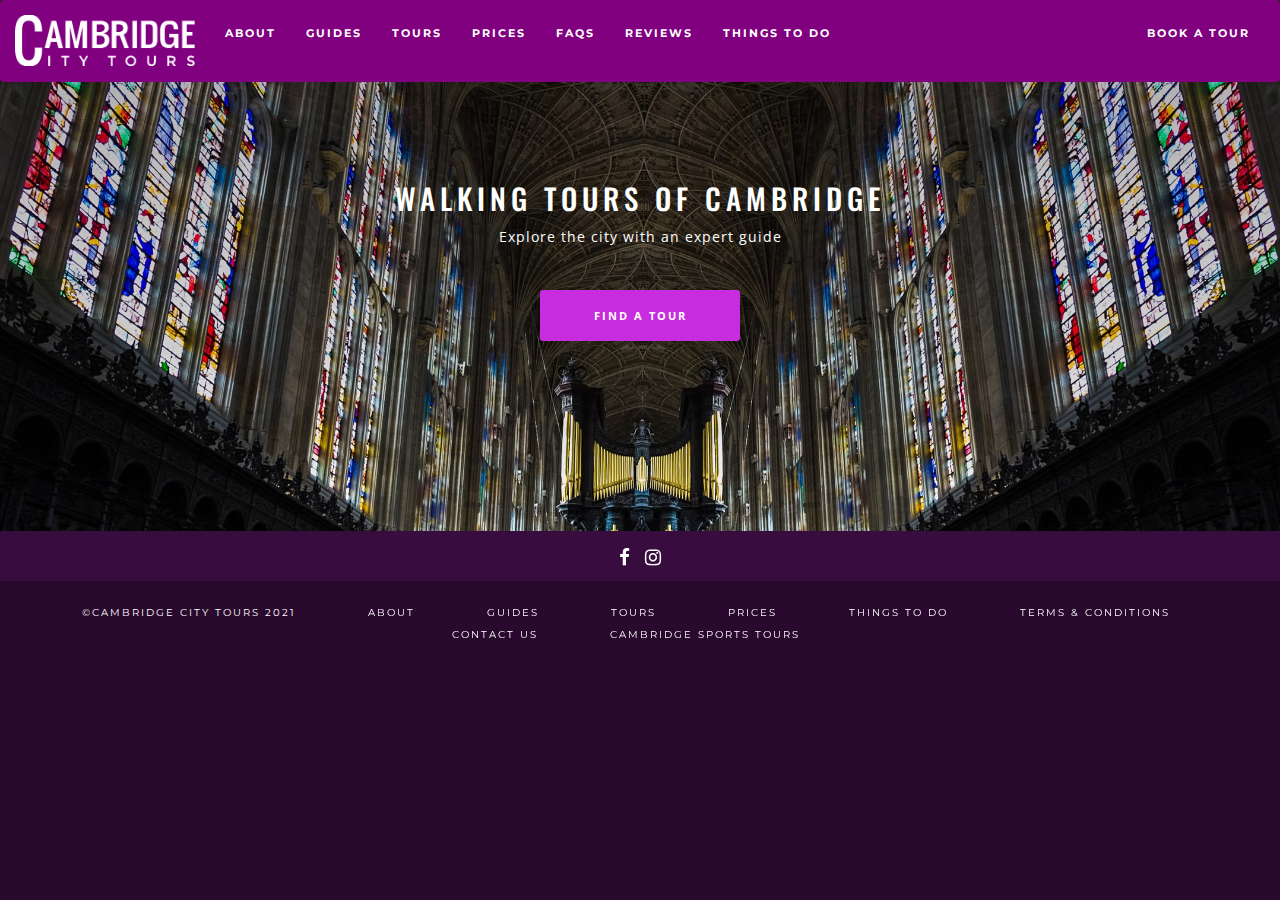
<file: index.html>
<!DOCTYPE html>
<html lang="en">
  <head>
    <meta charset="utf-8">
    <meta name="viewport" content="width=device-width, initial-scale=1">
    <title>Tour of Cambridge | Cambridge City Tours</title>
    <meta name="description" content="Book a tour of Cambridge. Discover Cambridge with our expert, fully qualified, tour guides." >
    <link href="https://maxcdn.bootstrapcdn.com/bootstrap/3.3.7/css/bootstrap.min.css" rel="stylesheet" integrity="sha384-BVYiiSIFeK1dGmJRAkycuHAHRg32OmUcww7on3RYdg4Va+PmSTsz/K68vbdEjh4u" crossorigin="anonymous">
    <link href="https://fonts.googleapis.com/css?family=Montserrat|Open+Sans|Oswald" rel="stylesheet">
    <link href="https://maxcdn.bootstrapcdn.com/font-awesome/4.7.0/css/font-awesome.min.css" rel="stylesheet" integrity="sha384-wvfXpqpZZVQGK6TAh5PVlGOfQNHSoD2xbE+QkPxCAFlNEevoEH3Sl0sibVcOQVnN" crossorigin="anonymous">
    <link rel="stylesheet" href="assets/css/styles.css">
    <link rel="stylesheet" href="assets/css/overridebs.css">
    <link rel="icon" type="image/x-icon" href="favicon.ico" />
    <!-- Global site tag (gtag.js) - Google Analytics -->
    <script async src="https://www.googletagmanager.com/gtag/js?id=UA-158041812-1"></script>
    <script>
      window.dataLayer = window.dataLayer || [];
      function gtag(){dataLayer.push(arguments);}
      gtag('js', new Date());

      gtag('config', 'UA-158041812-1');
    </script>
  </head>
  <body>

    <div class="js-wrapper" id="homepage_hero">
      <nav class="navbar navbar-default">
        <div class="container-fluid">
          <div class="navbar-header">
            <button type="button" class="navbar-toggle collapsed" data-toggle="collapse" data-target="#bs-example-navbar-collapse-1" aria-expanded="false">
              <span class="sr-only">Toggle navigation</span>
              <span class="icon-bar"></span>
              <span class="icon-bar"></span>
              <span class="icon-bar"></span>
            </button>
            <a class="navbar-brand" href="/"><img src="./assets/images/logo.png" alt="logo"></a>
          </div>
          <div class="collapse navbar-collapse" id="bs-example-navbar-collapse-1">
            <ul class="nav navbar-nav nav-padding">
              <li><a href="/about">About</a></li>
              <li><a href="/guides">Guides</a></li>
              <li><a href="/cambridge-walking-tours">Tours</a></li>   
              <li><a href="/prices.html">Prices</a></li>           
              <li><a href="/faqs">FAQS</a></li>
              <li><a href="/testimonials">Reviews</a></li>
              <li><a href="./things-to-do-in-cambridge.html">Things to do</a></li>
            </ul>
            <ul class="nav navbar-nav navbar-right">
              <li><a href="/contact" id="book_link">Book a tour</a></li>
            </ul>
          </div>
        </div>
      </nav>
      <div class="hero-image center">
          <div class="text-wrapper">
            <h1>Walking Tours of Cambridge</h1>
            <p>Explore the city with an expert guide</p>
            <a class="btn-pink" id="homepage_btn" href="/cambridge-walking-tours">Find a Tour</a>
            <!-- <img class="good-to-go-mobile" src="../supert56.github.io/assets/images/GoodToGo.png" alt="Government 'Good-to-go green tick"> -->
          </div>
      </div>
      
        <!-- <img class="good-to-go-desktop" src="../supert56.github.io/assets/images/GoodToGo.png" alt="Government 'Good-to-go' green tick"> -->
      
    </div>

    <div class="double-footer">

      <footer class="social-footer" id="footer">
          <div class="social-footer-container">
            <ul class="social-footer-ul">
              <li><a href="https://www.facebook.com/visitcambridgecitytours/" target="_blank"><i class="fa fa-facebook fa-lg" aria-hidden="true"></a></i></li>
              <li><a href="https://www.instagram.com/cambridgecitytours/" target="_blank"><i class="fa fa-instagram fa-lg" aria-hidden="true"></a></i></li>
            </ul>
          </div>
        </footer>

        <footer class="footer">
          <div class="footer-frame">
            <ul class="footer-ul">
              <li id="astyling">&copy;Cambridge City Tours 2021</li>
              <li><a href="/about">About</a></li>
              <li><a href="/guides">Guides</a></li>
              <li><a href="/cambridge-walking-tours">Tours</a></li>
              <li><a href="/prices.html">Prices</a></li>
              <li><a href="/things-to-do-in-cambridge">Things to do</a></li>
              <li><a href="/terms-conditions">Terms &amp; Conditions </a></li>
              <li><a href="/contact">Contact Us</a></li>
              <li><a href="https://www.cambridgesportstours.co.uk" target="_blank">Cambridge Sports Tours</a></li>              
            </ul>
          </div>
        </footer>
    </div>

  </body>
  <script
    src="https://code.jquery.com/jquery-3.1.1.min.js"
    integrity="sha256-hVVnYaiADRTO2PzUGmuLJr8BLUSjGIZsDYGmIJLv2b8="
    crossorigin="anonymous"></script>
  <script
    src="https://maxcdn.bootstrapcdn.com/bootstrap/3.3.7/js/bootstrap.min.js"
    integrity="sha384-Tc5IQib027qvyjSMfHjOMaLkfuWVxZxUPnCJA7l2mCWNIpG9mGCD8wGNIcPD7Txa"
    crossorigin="anonymous"></script>
    <script
      src="assets/js/main.js">
      </script>

</html>
</file>
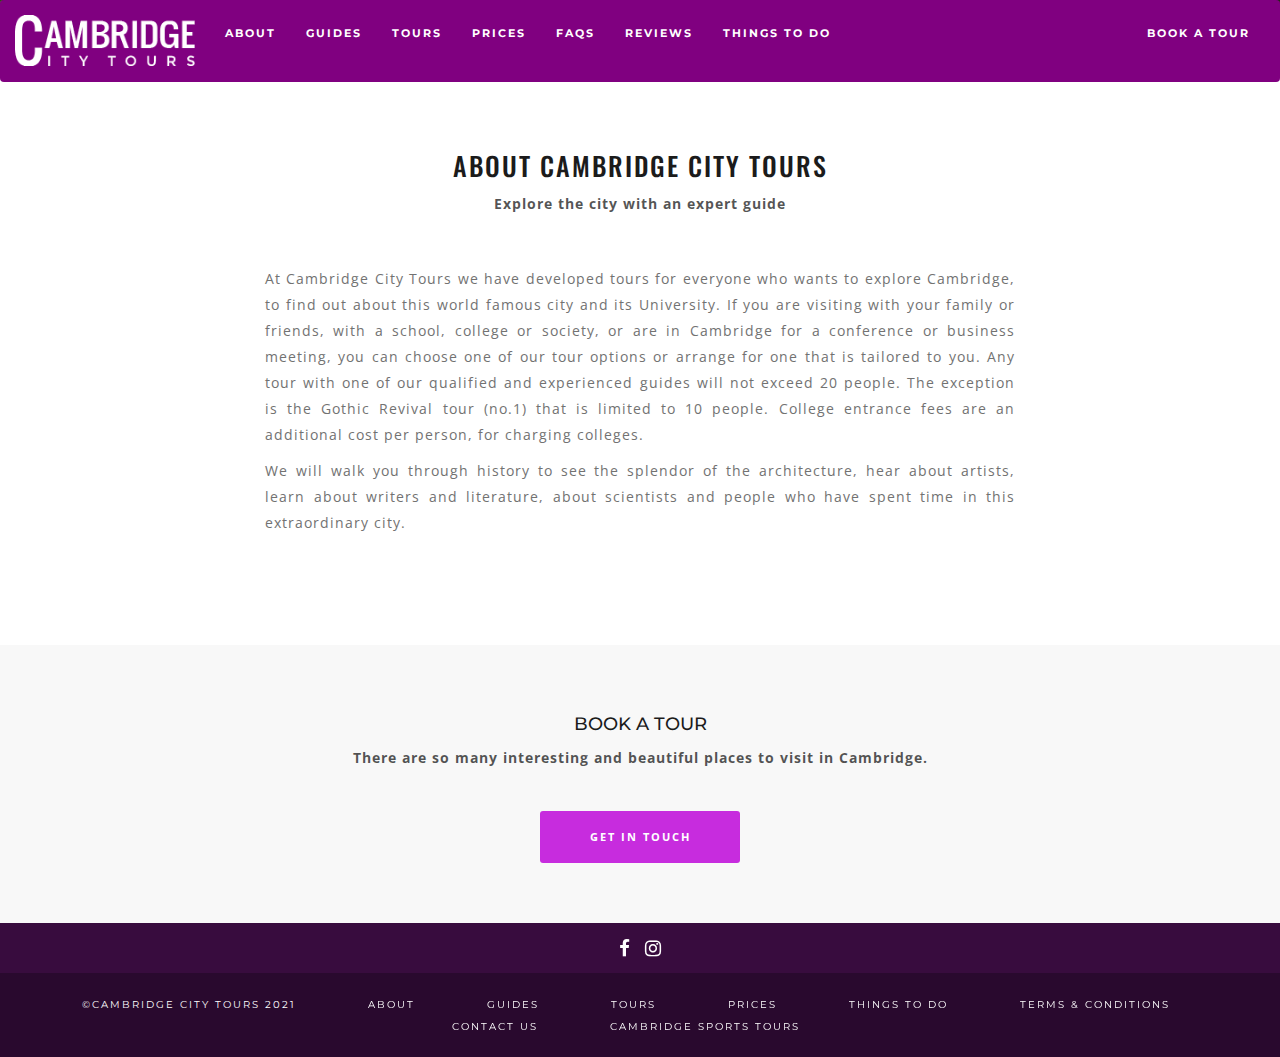
<file: about.html>
<!DOCTYPE html>
<html lang="en">
  <head>        
    <meta charset="utf-8">
    <meta name="viewport" content="width=device-width, initial-scale=1">
    <title>About | Cambridge City Tours</title>
    <meta name="description" content="Discover more about Cambridge City Tours and about our fully qualified guides." >
    <link href="https://maxcdn.bootstrapcdn.com/bootstrap/3.3.7/css/bootstrap.min.css" rel="stylesheet" integrity="sha384-BVYiiSIFeK1dGmJRAkycuHAHRg32OmUcww7on3RYdg4Va+PmSTsz/K68vbdEjh4u" crossorigin="anonymous">
    <link href="https://fonts.googleapis.com/css?family=Montserrat|Open+Sans|Oswald" rel="stylesheet">
    <link href="https://maxcdn.bootstrapcdn.com/font-awesome/4.7.0/css/font-awesome.min.css" rel="stylesheet" integrity="sha384-wvfXpqpZZVQGK6TAh5PVlGOfQNHSoD2xbE+QkPxCAFlNEevoEH3Sl0sibVcOQVnN" crossorigin="anonymous">
    <link rel="stylesheet" href="assets/css/styles.css">
    <link rel="stylesheet" href="assets/css/overridebs.css">
    <link rel="icon" type="image/x-icon" href="favicon.ico" />
    <!-- Global site tag (gtag.js) - Google Analytics -->
    <script async src="https://www.googletagmanager.com/gtag/js?id=UA-158041812-1"></script>
    <script>
      window.dataLayer = window.dataLayer || [];
      function gtag(){dataLayer.push(arguments);}
      gtag('js', new Date());

      gtag('config', 'UA-158041812-1');
    </script>
  </head>
  <body>

    <div class="js-wrapper arrow center" id="about_hero">
      <nav class="navbar navbar-default">
        <div class="container-fluid">
          <div class="navbar-header">
            <button type="button" class="navbar-toggle collapsed" data-toggle="collapse" data-target="#bs-example-navbar-collapse-1" aria-expanded="false">
              <span class="sr-only">Toggle navigation</span>
              <span class="icon-bar"></span>
              <span class="icon-bar"></span>
              <span class="icon-bar"></span>
            </button>
            <a class="navbar-brand" href="/"><img src="./assets/images/logo.png" alt="logo"></a>
          </div>
          <div class="collapse navbar-collapse" id="bs-example-navbar-collapse-1">
            <ul class="nav navbar-nav nav-padding">
              <li><a href="/about">About</a></li>
              <li><a href="/guides">Guides</a></li>
              <li><a href="/cambridge-walking-tours">Tours</a></li>
              <li><a href="/prices.html">Prices</a></li>
              <li><a href="/faqs">FAQS</a></li>
              <li><a href="/testimonials">Reviews</a></li>
              <li><a href="./things-to-do-in-cambridge.html">Things to do</a></li>
            </ul>
            <ul class="nav navbar-nav navbar-right">
              <li><a href="/contact" id="book_link">Book a tour</a></li>
            </ul>
          </div>
        </div>
      </nav>
    </div>

    <div class="title-wrapper center" id="test">
      <h1>About Cambridge City Tours</h1>
      <p class="subtitle">Explore the city with an expert guide</p>
    </div>

    <div class="container">
      <div class="row">
        <div class="col-md-8 col-md-offset-2 justify">
          <p>
            At Cambridge City Tours we have developed tours for everyone who wants to explore Cambridge, to find out about this world famous city and its University. If you are visiting with your family or friends, with a school, college or society, or are in Cambridge for a conference or business meeting, you can choose one of our tour options or arrange for one that is tailored to you. Any tour with one of our qualified and experienced guides will not exceed 20 people. The exception is the Gothic Revival tour (no.1) that is limited to 10 people. 
College entrance fees are an additional cost per person, for charging colleges.

          </p>
          <p>
            We will walk you through history to see the splendor of the architecture, hear about artists, learn about writers and literature, about scientists and people who have spent time in this extraordinary city.  
          </p>
        </div>    
      </div>
    </div>
    
    <div class="container-fluid booking-section center">
      <h2>Book a tour</h2>
      <p class="subtitle">There are so many interesting and beautiful places to visit in Cambridge.</p>
      <a class="btn-pink" href="/contact">Get in touch</a>
    </div>

    <div class="double-footer">
      <footer class="social-footer" id="footer">
          <div class="social-footer-container">
            <ul class="social-footer-ul">
              <li><a href="https://www.facebook.com/visitcambridgecitytours/" target="_blank"><i class="fa fa-facebook fa-lg" aria-hidden="true"></a></i></li>
              <li><a href="https://www.instagram.com/cambridgecitytours/" target="_blank"><i class="fa fa-instagram fa-lg" aria-hidden="true"></a></i></li>
            </ul>
          </div>
        </footer>

        <footer class="footer">
          <div class="footer-frame">
            <ul class="footer-ul">
              <li id="astyling">&copy;Cambridge City Tours 2021</li>
              <li><a href="/about">About</a></li>
              <li><a href="/guides">Guides</a></li>
              <li><a href="/cambridge-walking-tours">Tours</a></li>
              <li><a href="/prices.html">Prices</a></li>
              <li><a href="/things-to-do-in-cambridge">Things to do</a></li>
              <li><a href="/terms-conditions">Terms &amp; Conditions </a></li>
              <li><a href="/contact">Contact Us</a></li>
              <li><a href="https://www.cambridgesportstours.co.uk" target="_blank">Cambridge Sports Tours</a></li>              
            </ul>
          </div>
        </footer>
    </div>

  </body>
  <script
    src="https://code.jquery.com/jquery-3.1.1.min.js"
    integrity="sha256-hVVnYaiADRTO2PzUGmuLJr8BLUSjGIZsDYGmIJLv2b8="
    crossorigin="anonymous"></script>
  <script
    src="https://maxcdn.bootstrapcdn.com/bootstrap/3.3.7/js/bootstrap.min.js"
    integrity="sha384-Tc5IQib027qvyjSMfHjOMaLkfuWVxZxUPnCJA7l2mCWNIpG9mGCD8wGNIcPD7Txa"
    crossorigin="anonymous"></script>
    <script
      src="assets/js/main.js">
      </script>

</html>
</file>
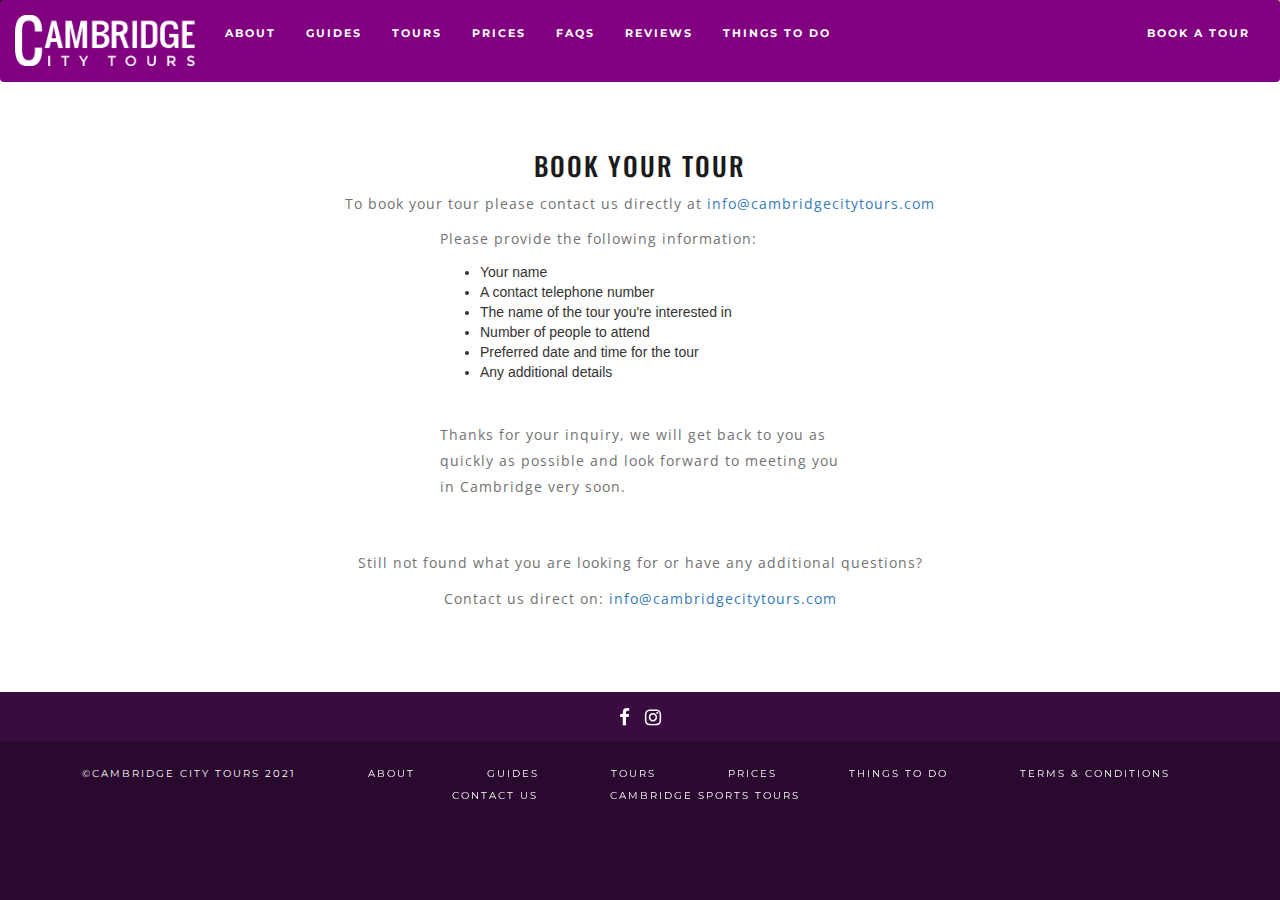
<file: contact.html>
<!DOCTYPE html>
<html lang="en">
  <head>   
    <meta charset="utf-8">
    <meta name="viewport" content="width=device-width, initial-scale=1">
    <title>Contact | Cambridge City Tours</title>
    <meta name="description" content="Book a tour with Cambridge City Tours or simply get in touch to find out how we can arrange a tour just for you." >
    <link href="https://maxcdn.bootstrapcdn.com/bootstrap/3.3.7/css/bootstrap.min.css" rel="stylesheet" integrity="sha384-BVYiiSIFeK1dGmJRAkycuHAHRg32OmUcww7on3RYdg4Va+PmSTsz/K68vbdEjh4u" crossorigin="anonymous">
    <link href="https://fonts.googleapis.com/css?family=Montserrat|Open+Sans|Oswald" rel="stylesheet">
    <link href="https://maxcdn.bootstrapcdn.com/font-awesome/4.7.0/css/font-awesome.min.css" rel="stylesheet" integrity="sha384-wvfXpqpZZVQGK6TAh5PVlGOfQNHSoD2xbE+QkPxCAFlNEevoEH3Sl0sibVcOQVnN" crossorigin="anonymous">
    <link rel="stylesheet" href="assets/css/styles.css">
    <link rel="stylesheet" href="assets/css/overridebs.css">    
    <link rel="icon" type="image/x-icon" href="favicon.ico" />
    <!-- Global site tag (gtag.js) - Google Analytics -->
    <script async src="https://www.googletagmanager.com/gtag/js?id=UA-158041812-1"></script>
    <script>
      window.dataLayer = window.dataLayer || [];
      function gtag(){dataLayer.push(arguments);}
      gtag('js', new Date());

      gtag('config', 'UA-158041812-1');
    </script>
  </head>
  <body>

    <div class="js-wrapper arrow center" id="contact_hero">
      <nav class="navbar navbar-default">
        <div class="container-fluid">
          <div class="navbar-header">
            <button type="button" class="navbar-toggle collapsed" data-toggle="collapse" data-target="#bs-example-navbar-collapse-1" aria-expanded="false">
              <span class="sr-only">Toggle navigation</span>
              <span class="icon-bar"></span>
              <span class="icon-bar"></span>
              <span class="icon-bar"></span>
            </button>
            <a class="navbar-brand" href="/"><img src="./assets/images/logo.png" alt="logo"></a>
          </div>
          <div class="collapse navbar-collapse" id="bs-example-navbar-collapse-1">
            <ul class="nav navbar-nav nav-padding">
              <li><a href="/about">About</a></li>
              <li><a href="/guides">Guides</a></li>
              <li><a href="/cambridge-walking-tours">Tours</a></li>
              <li><a href="/prices.html">Prices</a></li>
              <li><a href="/faqs">FAQS</a></li>
              <li><a href="/testimonials">Reviews</a></li>
              <li><a href="./things-to-do-in-cambridge.html">Things to do</a></li>
            </ul>
            <ul class="nav navbar-nav navbar-right">
              <li><a href="/contact" id="book_link">Book a tour</a></li>
            </ul>
          </div>
        </div>
      </nav>
    </div>

    <div class="title-wrapper center" id="test">
      
      <h1>Book your tour</h1>
      <p>To book your tour please contact us directly at <a href="mailto:info@cambridgecitytours.com">info@cambridgecitytours.com</a></p>
      <div style="max-width: 400px; margin: 0 auto; text-align:left;">
        <p>Please provide the following information:</p>
        <ul>
          <li>Your name</li>
          <li>A contact telephone number</li>
          <li>The name of the tour you're interested in</li>
          <li>Number of people to attend</li>
          <li>Preferred date and time for the tour</li>
          <li>Any additional details</li>
        </ul>
        <p>Thanks for your inquiry, we will get back to you as quickly as possible and look forward to meeting you in Cambridge very soon.</p>
      </div>
    </div>

    <!-- <div class="title-wrapper center" id="test">
      <h1>Book your tour</h1>
      <p >Please complete the contact form below.</p><p>Alternatively, contact us directly at <a href="mailto:info@cambridgecitytours.com">info@cambridgecitytours.com</a></p>
    </div>

    <div class="container">
      <form data-forge-name="Tour Requests" class="margin-bottom-45">
        <div class="row">
          <div class="form-group col-sm-4 col-sm-offset-2 col-md-4 col-md-offset-2">
            <label for="name" class="control-label">First Name</label>
            <input data-forge-name="first-name" type="text" value='' class="form-control" required>
          </div>
          <div class="form-group col-sm-4 col-md-4">
            <label for="name" class="control-label">Last Name</label>
            <input data-forge-name="last-name" type="text" value='' class="form-control">
          </div>
          <div class="form-group col-sm-8 col-sm-offset-2 col-md-8 col-md-offset-2">
              <label for="exampleInputEmail1">Email Address</label>
              <input data-forge-name="email" type="email" class="form-control" required>
            </div>
          <div class="form-group col-sm-8 col-sm-offset-2 col-md-8">
            <label for="phonenumber">Contact Number</label>
            <input data-forge-name="phone-number" type="number" class="form-control">
          </div>
          <div class="form-group date col-sm-4 col-sm-offset-2 col-md-4 col-md-offset-2">
            <label for="date">Preferred Tour Date</label>
            <input data-forge-name="preferred-date" type="date" class="form-control">
          </div> 
            <div class="form-group col-sm-4 col-md-4">
              <label for="tourtype" class="control-label">Preferred Tour Time</label>
              <select class="form-control" data-forge-name="tour-type">
                <option value="Anytime">Anytime</option>
                <option value="Morning">Morning</option>
                <option value="Afternoon">Afternoon</option>
                <option value="Other">Other (please detail below)</option>
              </select>
          </div>
          <div class="form-group col-sm-4 col-sm-offset-2 col-md-4 col-md-offset-2">
              <label for="tourtype" class="control-label">Tour Type</label>
              <select class="form-control" data-forge-name="tour-time">
                <option value="1 hour">The Essence of Cambridge (1 hour)</option>
                <option value="1.5 hours">Town and Gown (1.5 hours)</option>
                <option value="2 hours">Historic Cambridge (2 hours)</option>
                <option value="4 hours">American History in Cambridge (2 hours)</option>
                <option value="Other">Gothic Revival and Decorative Arts (2 hours)</option>
              </select>
          </div>
          <div class="form-group col-sm-4 col-md-4">
              <label for="tourtype" class="control-label">Number of People</label>
              <select class="form-control" required data-forge-name="group-size">
                <option value="0-20">0-20</option>
                <option value="20-40">20-40</option>
                <option value="Other">Other (please detail below)</option>
              </select>
          </div>
          <div class="form-group col-sm-8 col-sm-offset-2 col-md-8">
              <label for="tourtype" class="control-label">Are you requesting a tour in a language other than English? (Please detail in comments box below)</label>
              <select class="form-control" data-forge-name="language">
                <option>No</option>
                <option>Yes</option>
              </select>
          </div>
          <div class="form-group col-sm-8 col-sm-offset-2 col-md-8">
            <label>Any additional details? <span>(Please include details of sites you'd like to visit &amp; any special needs)</span></label>
            <textarea class="form-control" rows="4" data-forge-name="details"></textarea>
          </div>
          <div class="checkbox form-group col-sm-8 col-sm-offset-2 col-md-8">
            <label>
              <input type="checkbox" value="" required>I have read and agree the <a href="/terms-conditions">terms &amp; conditions</a>
            </label>
            <div class="g-recaptcha captcha" data-sitekey="6LdVVYkUAAAAAGNSBMuocESRlkjA4Il95O9y09dN"></div>
          </div>
          <div class="form-group col-sm-8 col-sm-offset-2 col-md-8 center">
            <button class="btn-pink" type="submit">Submit</button>
          </div>
        </div>  
      </form>
    </div>  -->
    <!-- <div id="divider-contact"></div> -->

    <div class="container margin-bottom-70">
      <div class="row">
        <div class="col-sm-8 col-sm-offset-2 col-md-8 center">
          <p>Still not found what you are looking for or have any additional questions?</p>
          <p>Contact us direct on: <a href="mailto:info@cambridgecitytours.com">info@cambridgecitytours.com</a></p>
        </div>  
      </div>
    </div>    


    <div class="double-footer">
      <footer class="social-footer" id="footer">
          <div class="social-footer-container">
            <ul class="social-footer-ul">
              <li><a href="https://www.facebook.com/visitcambridgecitytours/" target="_blank"><i class="fa fa-facebook fa-lg" aria-hidden="true"></a></i></li>
              <li><a href="https://www.instagram.com/cambridgecitytours/" target="_blank"><i class="fa fa-instagram fa-lg" aria-hidden="true"></a></i></li>
            </ul>
          </div>
        </footer>

        <footer class="footer">
          <div class="footer-frame">
            <ul class="footer-ul">
              <li id="astyling">&copy;Cambridge City Tours 2021</li>
              <li><a href="/about">About</a></li>
              <li><a href="/guides">Guides</a></li>
              <li><a href="/cambridge-walking-tours">Tours</a></li>
              <li><a href="/prices.html">Prices</a></li>
              <li><a href="/things-to-do-in-cambridge">Things to do</a></li>
              <li><a href="/terms-conditions">Terms &amp; Conditions </a></li>
              <li><a href="/contact">Contact Us</a></li>
              <li><a href="https://www.cambridgesportstours.co.uk" target="_blank">Cambridge Sports Tours</a></li>              
            </ul>
          </div>
        </footer>
    </div>

  </body>
  <script
    src="https://code.jquery.com/jquery-3.1.1.min.js"
    integrity="sha256-hVVnYaiADRTO2PzUGmuLJr8BLUSjGIZsDYGmIJLv2b8="
    crossorigin="anonymous"></script>
  <script
    src="https://maxcdn.bootstrapcdn.com/bootstrap/3.3.7/js/bootstrap.min.js"
    integrity="sha384-Tc5IQib027qvyjSMfHjOMaLkfuWVxZxUPnCJA7l2mCWNIpG9mGCD8wGNIcPD7Txa"
    crossorigin="anonymous"></script>
  <script
    src="assets/js/main.js"></script>
</html>
</file>
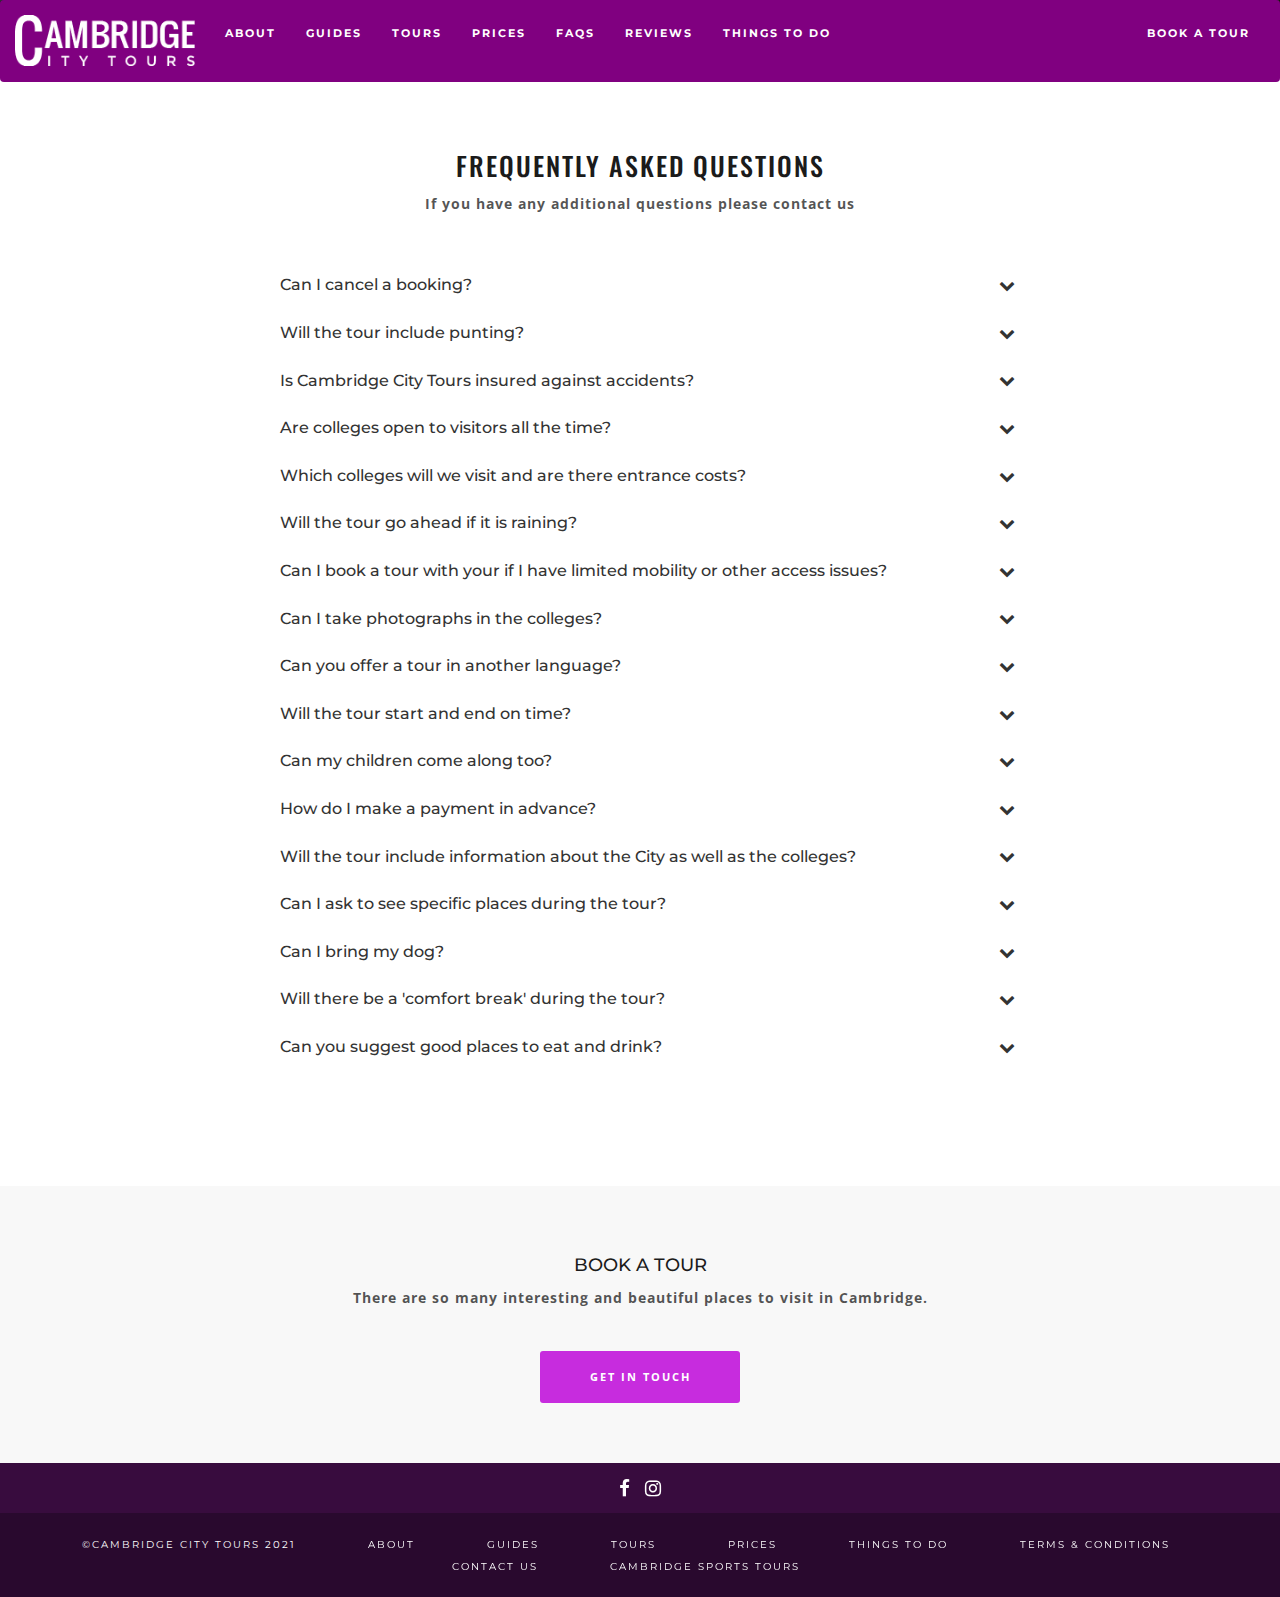
<file: faqs.html>
<!DOCTYPE html>
<html lang="en">
  <head>
    <meta charset="utf-8">
    <meta name="viewport" content="width=device-width, initial-scale=1">
    <title>FAQs | Cambridge City Tours</title>
    <meta name="description" content="Frequently asked Questions that our previous customers have been interested to know before booking their walking tour." >
    <link href="https://maxcdn.bootstrapcdn.com/bootstrap/3.3.7/css/bootstrap.min.css" rel="stylesheet" integrity="sha384-BVYiiSIFeK1dGmJRAkycuHAHRg32OmUcww7on3RYdg4Va+PmSTsz/K68vbdEjh4u" crossorigin="anonymous">
    <link href="https://fonts.googleapis.com/css?family=Montserrat|Open+Sans|Oswald" rel="stylesheet">
    <link href="https://maxcdn.bootstrapcdn.com/font-awesome/4.7.0/css/font-awesome.min.css" rel="stylesheet" integrity="sha384-wvfXpqpZZVQGK6TAh5PVlGOfQNHSoD2xbE+QkPxCAFlNEevoEH3Sl0sibVcOQVnN" crossorigin="anonymous">
    <link rel="stylesheet" href="assets/css/styles.css">
    <link rel="stylesheet" href="assets/css/overridebs.css">
    <link rel="icon" type="image/x-icon" href="favicon.ico" />
    <!-- Global site tag (gtag.js) - Google Analytics -->
    <script async src="https://www.googletagmanager.com/gtag/js?id=UA-158041812-1"></script>
    <script>
      window.dataLayer = window.dataLayer || [];
      function gtag(){dataLayer.push(arguments);}
      gtag('js', new Date());

      gtag('config', 'UA-158041812-1');
    </script>
  </head>
  <body>

    <div class="js-wrapper arrow center" id="faq_hero">
      <nav class="navbar navbar-default">
        <div class="container-fluid">
          <div class="navbar-header">
            <button type="button" class="navbar-toggle collapsed" data-toggle="collapse" data-target="#bs-example-navbar-collapse-1" aria-expanded="false">
              <span class="sr-only">Toggle navigation</span>
              <span class="icon-bar"></span>
              <span class="icon-bar"></span>
              <span class="icon-bar"></span>
            </button>
            <a class="navbar-brand" href="/"><img src="./assets/images/logo.png" alt="logo"></a>
          </div>
          <div class="collapse navbar-collapse" id="bs-example-navbar-collapse-1">
            <ul class="nav navbar-nav nav-padding">
              <li><a href="/about">About</a></li>
              <li><a href="/guides">Guides</a></li>
              <li><a href="/cambridge-walking-tours">Tours</a></li>
              <li><a href="/prices.html">Prices</a></li>
              <li><a href="/faqs">FAQS</a></li>
              <li><a href="/testimonials">Reviews</a></li>
              <li><a href="./things-to-do-in-cambridge.html">Things to do</a></li>
            </ul>
            <ul class="nav navbar-nav navbar-right">
              <li><a href="/contact" id="book_link">Book a tour</a></li>
            </ul>
          </div>
        </div>
      </nav>
    </div>

    <div class="container-fluid">
      <div class="row">
        <div class="col-xs-12">
          <div class="title-wrapper center" id="test">
            <h1>Frequently asked questions</h1>
            <p class="subtitle">If you have any additional questions please contact us</p>
          </div>
        </div>
      </div>
    </div>

    <div class="container">
      <div class="row">
        <div class="col-xs-10 col-xs-offset-1 col-lg-8 col-lg-offset-2">
          <div class="panel-group" id="accordion" role="tablist" aria-multiselectable="true">            
            <div class="panel panel-default">
              <div class="panel-heading" role="tab" id="headingTwo">
                <h4 class="panel-title">
                  <a class="collapsed" role="button" data-toggle="collapse" data-parent="#accordion" href="#collapseTwo" aria-expanded="false" aria-controls="collapseTwo">
                    Can I cancel a booking?
                    <span><i class="fa fa-chevron-down rotate" aria-hidden="true"></i></span>
                  </a>
                </h4>
              </div>
              <div id="collapseTwo" class="panel-collapse collapse" role="tabpanel" aria-labelledby="headingTwo">
                <div class="panel-body">
                  <p>Your payment will be returned if you are able to give no less than 48 hours notice by text or email.</p>
                </div>
              </div>
            </div>
            <div class="panel panel-default">
              <div class="panel-heading" role="tab" id="headingThree">
                <h4 class="panel-title">
                  <a class="collapsed" role="button" data-toggle="collapse" data-parent="#accordion" href="#collapseThree" aria-expanded="false" aria-controls="collapseThree">
                    Will the tour include punting?
                    <span><i class="fa fa-chevron-down rotate" aria-hidden="true"></i></span>
                  </a>
                </h4>
              </div>
              <div id="collapseThree" class="panel-collapse collapse" role="tabpanel" aria-labelledby="headingThree">
                <div class="panel-body">
                  <p>Cambridge City Tours do not include punting, but we can offer advice about the location of punting stations.</p>
                </div>
              </div>
            </div>            
            <div class="panel panel-default">
              <div class="panel-heading" role="tab" id="headingFour">
                <h4 class="panel-title">
                  <a role="button" data-toggle="collapse" data-parent="#accordion" href="#collapseFour" aria-controls="collapseFour">
                    Is Cambridge City Tours insured against accidents?
                    <span><i class="fa fa-chevron-down rotate" aria-hidden="true"></i></span>
                  </a>
                </h4>
              </div>
              <div id="collapseFour" class="panel-collapse collapse" role="tabpanel" aria-labelledby="headingFour">
                <div class="panel-body">
                  <p>All the guides have third party liability insurance. You will be given health and safety advise at the start of the tour, it is your responsibility to follow it.</p>
                </div>
              </div>
            </div>
            <div class="panel panel-default">
              <div class="panel-heading" role="tab" id="headingFive">
                <h4 class="panel-title">
                  <a class="collapsed" role="button" data-toggle="collapse" data-parent="#accordion" href="#collapseFive" aria-expanded="false" aria-controls="collapseFive">
                    Are colleges open to visitors all the time?
                    <span><i class="fa fa-chevron-down rotate" aria-hidden="true"></i></span>
                  </a>
                </h4>
              </div>
              <div id="collapseFive" class="panel-collapse collapse" role="tabpanel" aria-labelledby="headingFive">
                <div class="panel-body">
                  <p>The colleges are private institutions and do not have to open to the public. They will be closed during exam times and when there are college events. Times of opening can also vary but your guide will check these details in advance and agree an alternative if necessary.</p>
                </div>
              </div>
            </div>
            <div class="panel panel-default">
              <div class="panel-heading" role="tab" id="headingSix">
                <h4 class="panel-title">
                  <a class="collapsed" role="button" data-toggle="collapse" data-parent="#accordion" href="#collapseSix" aria-expanded="false" aria-controls="collapseSix">
                    Which colleges will we visit and are there entrance costs?
                    <span><i class="fa fa-chevron-down rotate" aria-hidden="true"></i></span>
                  </a>
                </h4>
              </div>
              <div id="collapseSix" class="panel-collapse collapse" role="tabpanel" aria-labelledby="headingSix">
                <div class="panel-body">
                  <p>Admission costs are not included in the tour price and are an additional cost on top of the tour cost.</p>
                </div>
              </div>
            </div>
            <div class="panel panel-default">
              <div class="panel-heading" role="tab" id="headingSeven">
                <h4 class="panel-title">
                  <a role="button" data-toggle="collapse" data-parent="#accordion" href="#collapseSeven" aria-controls="collapseSeven">
                    Will the tour go ahead if it is raining?
                    <span><i class="fa fa-chevron-down rotate" aria-hidden="true"></i></span>
                  </a>
                </h4>
              </div>
              <div id="collapseSeven" class="panel-collapse collapse" role="tabpanel" aria-labelledby="headingSeven">
                <div class="panel-body">
                  <p>The weather is unpredictable but your tour will go ahead. Please be aware that you will be standing outside for all or part of the time, it can get quite chilly so please wear appropriate clothing and shoes.</p>
                </div>
              </div>
            </div>
            <div class="panel panel-default">
              <div class="panel-heading" role="tab" id="headingEight">
                <h4 class="panel-title">
                  <a class="collapsed" role="button" data-toggle="collapse" data-parent="#accordion" href="#collapseEight" aria-expanded="false" aria-controls="collapseEight">
                    Can I book a tour with your if I have limited mobility or other access issues?
                    <span><i class="fa fa-chevron-down rotate" aria-hidden="true"></i></span>
                  </a>
                </h4>
              </div>
              <div id="collapseEight" class="panel-collapse collapse" role="tabpanel" aria-labelledby="headingEight">
                <div class="panel-body">
                  <p>The city of Cambridge and the colleges work hard to meet your access needs.  Please make your guide aware of situation in advance, this should not preclude you from participating in the tour.</p>
                </div>
              </div>
            </div>
            <div class="panel panel-default">
              <div class="panel-heading" role="tab" id="headingNine">
                <h4 class="panel-title">
                  <a class="collapsed" role="button" data-toggle="collapse" data-parent="#accordion" href="#collapseNine" aria-expanded="false" aria-controls="collapseNine">
                    Can I take photographs in the colleges?
                    <span><i class="fa fa-chevron-down rotate" aria-hidden="true"></i></span>
                  </a>
                </h4>
              </div>
              <div id="collapseNine" class="panel-collapse collapse" role="tabpanel" aria-labelledby="headingNine">
                <div class="panel-body">
                  <p>Yes you can, but you cannot use a flash, tripod or video inside the buildings.</p>
                </div>
              </div>
            </div>
            <div class="panel panel-default">
              <div class="panel-heading" role="tab" id="headingTen">
                <h4 class="panel-title">
                  <a role="button" data-toggle="collapse" data-parent="#accordion" href="#collapseTen" aria-controls="collapseTen">
                    Can you offer a tour in another language?
                    <span><i class="fa fa-chevron-down rotate" aria-hidden="true"></i></span>
                  </a>
                </h4>
              </div>
              <div id="collapseTen" class="panel-collapse collapse" role="tabpanel" aria-labelledby="headingTen">
                <div class="panel-body">
                  <p>Most tours are in English, Manuel can also offer tours in his native Spanish (with the exception of C19th Gothic Revival).</p>
                </div>
              </div>
            </div>
            <div class="panel panel-default">
              <div class="panel-heading" role="tab" id="headingEleven">
                <h4 class="panel-title">
                  <a class="collapsed" role="button" data-toggle="collapse" data-parent="#accordion" href="#collapseEleven" aria-expanded="false" aria-controls="collapseEleven">
                    Will the tour start and end on time?
                    <span><i class="fa fa-chevron-down rotate" aria-hidden="true"></i></span>
                  </a>
                </h4>
              </div>
              <div id="collapseEleven" class="panel-collapse collapse" role="tabpanel" aria-labelledby="headingEleven">
                <div class="panel-body">
                  <p>Your tour will start promptly at the agreed time and also end on time. Please arrive at least 10 minutes before the start, so that we can make the most of our tour together.</p>
                </div>
              </div>
            </div>
            <div class="panel panel-default">
              <div class="panel-heading" role="tab" id="headingTwelve">
                <h4 class="panel-title">
                  <a class="collapsed" role="button" data-toggle="collapse" data-parent="#accordion" href="#collapseTwelve" aria-expanded="false" aria-controls="collapseTwelve">
                    Can my children come along too?
                    <span><i class="fa fa-chevron-down rotate" aria-hidden="true"></i></span>
                  </a>
                </h4>
              </div>
              <div id="collapseTwelve" class="panel-collapse collapse" role="tabpanel" aria-labelledby="headingTwelve">
                <div class="panel-body">
                  <p>Yes of course. All children must be accompanied by an adult who is responsible for their safety and well-being.</p>
                </div>
              </div>
            </div>
            <div class="panel panel-default">
              <div class="panel-heading" role="tab" id="headingThirteen">
                <h4 class="panel-title">
                  <a role="button" data-toggle="collapse" data-parent="#accordion" href="#collapseThirteen" aria-controls="collapseThirteen">
                    How do I make a payment in advance?
                    <span><i class="fa fa-chevron-down rotate" aria-hidden="true"></i></span>
                  </a>
                </h4>
              </div>
              <div id="collapseThirteen" class="panel-collapse collapse" role="tabpanel" aria-labelledby="headingThirteen">
                <div class="panel-body">
                  <p>Tours are booked and paid for in advance, please see booking and payment details.</p>
                </div>
              </div>
            </div>
            <div class="panel panel-default">
              <div class="panel-heading" role="tab" id="headingFourteen">
                <h4 class="panel-title">
                  <a class="collapsed" role="button" data-toggle="collapse" data-parent="#accordion" href="#collapseFourteen" aria-expanded="false" aria-controls="collapseFourteen">
                    Will the tour include information about the City as well as the colleges?
                    <span><i class="fa fa-chevron-down rotate" aria-hidden="true"></i></span>
                  </a>
                </h4>
              </div>
              <div id="collapseFourteen" class="panel-collapse collapse" role="tabpanel" aria-labelledby="headingFourteen">
                <div class="panel-body">
                  <p>Town and gown have evolved together for more than 800 years, it is impossible to talk about one without the other. You will hear about the people, history, buildings, as well as the ideas and social change that has influenced our lives.</p>
                </div>
              </div>
            </div>
            <div class="panel panel-default">
              <div class="panel-heading" role="tab" id="headingFifteen">
                <h4 class="panel-title">
                  <a class="collapsed" role="button" data-toggle="collapse" data-parent="#accordion" href="#collapseFifteen" aria-expanded="false" aria-controls="collapseFifteen">
                    Can I ask to see specific places during the tour?
                    <span><i class="fa fa-chevron-down rotate" aria-hidden="true"></i></span>
                  </a>
                </h4>
              </div>
              <div id="collapseFifteen" class="panel-collapse collapse" role="tabpanel" aria-labelledby="headingFifteen">
                <div class="panel-body">
                  <p>We will do our best to fit in specific requests, but it cannot be guaranteed</p>
                </div>
              </div>
            </div>
            <div class="panel panel-default">
              <div class="panel-heading" role="tab" id="headingSixteen">
                <h4 class="panel-title">
                  <a class="collapsed" role="button" data-toggle="collapse" data-parent="#accordion" href="#collapseSixteen" aria-expanded="false" aria-controls="collapseSixteen">
                    Can I bring my dog?
                    <span><i class="fa fa-chevron-down rotate" aria-hidden="true"></i></span>
                  </a>
                </h4>
              </div>
              <div id="collapseSixteen" class="panel-collapse collapse" role="tabpanel" aria-labelledby="headingSixteen">
                <div class="panel-body">
                  <p>You cannot take dogs into the colleges (students are not allowed to keep dogs) or other important buildings. You may miss some of the tour, or be prepared to leave the tour to accommodate your pet's needs.</p>
                </div>
              </div>
            </div>
            <div class="panel panel-default">
              <div class="panel-heading" role="tab" id="headingSeventeen">
                <h4 class="panel-title">
                  <a class="collapsed" role="button" data-toggle="collapse" data-parent="#accordion" href="#collapseSeventeen" aria-expanded="false" aria-controls="collapseSeventeen">
                    Will there be a 'comfort break' during the tour?
                    <span><i class="fa fa-chevron-down rotate" aria-hidden="true"></i></span>
                  </a>
                </h4>
              </div>
              <div id="collapseSeventeen" class="panel-collapse collapse" role="tabpanel" aria-labelledby="headingSeventeen">
                <div class="panel-body">
                  <p>Cambridge has limited toilet facilities and there are none available within the colleges. A comfort break will not be planned in, but please let your guide know if you need to stop during the tour and they will direct you to the closest facilities.</p>
                </div>
              </div>
            </div>
            <div class="panel panel-default">
              <div class="panel-heading" role="tab" id="headingEighteen">
                <h4 class="panel-title">
                  <a class="collapsed" role="button" data-toggle="collapse" data-parent="#accordion" href="#collapseEighteen" aria-expanded="false" aria-controls="collapseEighteen">
                    Can you suggest good places to eat and drink?
                    <span><i class="fa fa-chevron-down rotate" aria-hidden="true"></i></span>
                  </a>
                </h4>
              </div>
              <div id="collapseEighteen" class="panel-collapse collapse" role="tabpanel" aria-labelledby="headingEighteen">
                <div class="panel-body">
                  <p>Like most other busy cities, Cambridge has a good range of restaurants, cafes, pubs and other venues for refreshments. Your guide will point you in the direction of a range of places to eat and drink, so that you can choose.</p>
                </div>
              </div>
            </div>
          </div>
        </div>
      </div>
    </div>

    <div class="container-fluid booking-section center">
      <div class="row">
        <div class="col-xs-12">
          <h2>Book a tour</h2>
          <p class="subtitle">There are so many interesting and beautiful places to visit in Cambridge.</p>
          <a class="btn-pink" href="/contact">Get in touch</a>
        </div>
      </div>
    </div>


    <div class="double-footer">
      <footer class="social-footer" id="footer">
        <div class="social-footer-container">
          <ul class="social-footer-ul">
            <li><a href="https://www.facebook.com/visitcambridgecitytours/" target="_blank"><i class="fa fa-facebook fa-lg" aria-hidden="true"></a></i></li>
            <li><a href="https://www.instagram.com/cambridgecitytours/" target="_blank"><i class="fa fa-instagram fa-lg" aria-hidden="true"></a></i></li>
          </ul>
        </div>
      </footer>

      <footer class="footer">
        <div class="footer-frame">
          <ul class="footer-ul">
            <li id="astyling">&copy;Cambridge City Tours 2021</li>
            <li><a href="/about">About</a></li>
            <li><a href="/guides">Guides</a></li>
            <li><a href="/cambridge-walking-tours">Tours</a></li>
            <li><a href="/prices.html">Prices</a></li>
            <li><a href="/things-to-do-in-cambridge">Things to do</a></li>
            <li><a href="/terms-conditions">Terms &amp; Conditions </a></li>
            <li><a href="/contact">Contact Us</a></li>
            <li><a href="https://www.cambridgesportstours.co.uk" target="_blank">Cambridge Sports Tours</a></li>              
          </ul>
        </div>
      </footer>
    </div>

  </body>
  <script
    src="https://code.jquery.com/jquery-3.1.1.min.js"
    integrity="sha256-hVVnYaiADRTO2PzUGmuLJr8BLUSjGIZsDYGmIJLv2b8="
    crossorigin="anonymous"></script>
  <script
    src="https://maxcdn.bootstrapcdn.com/bootstrap/3.3.7/js/bootstrap.min.js"
    integrity="sha384-Tc5IQib027qvyjSMfHjOMaLkfuWVxZxUPnCJA7l2mCWNIpG9mGCD8wGNIcPD7Txa"
    crossorigin="anonymous"></script>

    <script src="assets/js/main.js"></script>
    <script src="assets/js/faqs.js"></script>

</html>
</file>
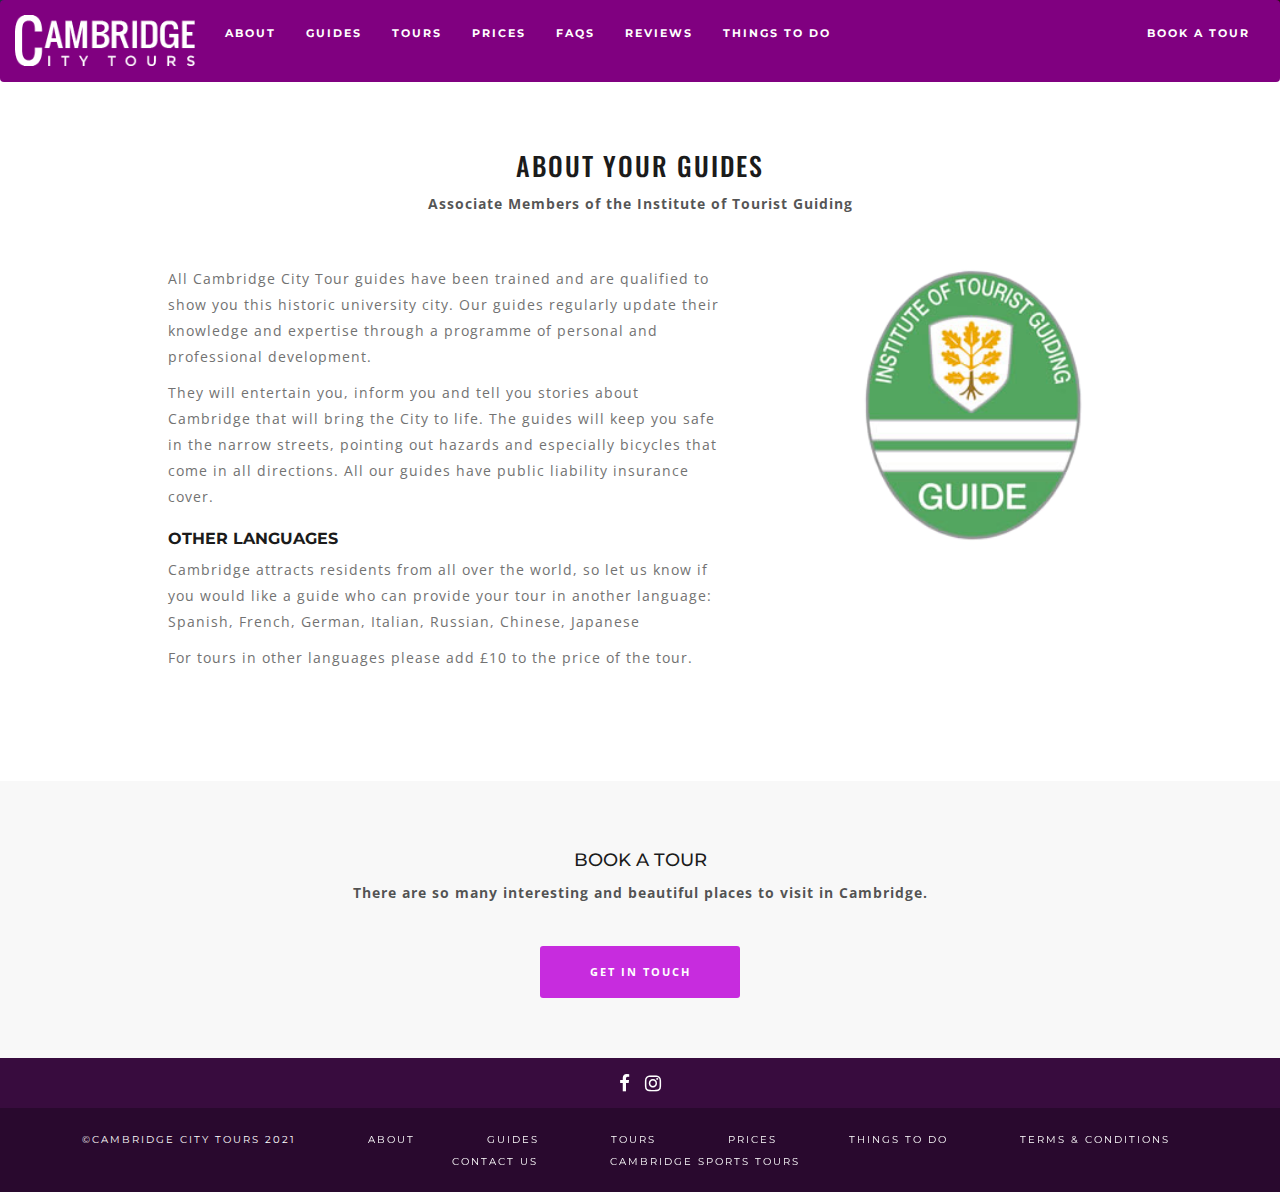
<file: guides.html>
<!DOCTYPE html>
<html lang="en">
  <head>        
    <meta charset="utf-8">
    <meta name="viewport" content="width=device-width, initial-scale=1">
    <title>Tour Guides | Cambridge City Tours</title>
    <meta name="description" content="Learn more about our fully certified tour guides and book your cambridge walking tour today." >
    <link href="https://maxcdn.bootstrapcdn.com/bootstrap/3.3.7/css/bootstrap.min.css" rel="stylesheet" integrity="sha384-BVYiiSIFeK1dGmJRAkycuHAHRg32OmUcww7on3RYdg4Va+PmSTsz/K68vbdEjh4u" crossorigin="anonymous">
    <link href="https://fonts.googleapis.com/css?family=Montserrat|Open+Sans|Oswald" rel="stylesheet">
    <link href="https://maxcdn.bootstrapcdn.com/font-awesome/4.7.0/css/font-awesome.min.css" rel="stylesheet" integrity="sha384-wvfXpqpZZVQGK6TAh5PVlGOfQNHSoD2xbE+QkPxCAFlNEevoEH3Sl0sibVcOQVnN" crossorigin="anonymous">
    <link rel="stylesheet" href="assets/css/styles.css">
    <link rel="stylesheet" href="assets/css/overridebs.css">
    <link rel="icon" type="image/x-icon" href="favicon.ico" />
    <!-- Global site tag (gtag.js) - Google Analytics -->
    <script async src="https://www.googletagmanager.com/gtag/js?id=UA-158041812-1"></script>
    <script>
      window.dataLayer = window.dataLayer || [];
      function gtag(){dataLayer.push(arguments);}
      gtag('js', new Date());

      gtag('config', 'UA-158041812-1');
    </script>
  </head>
  <body>

    <div class="js-wrapper arrow center" id="guides_hero">
      <nav class="navbar navbar-default">
        <div class="container-fluid">
          <div class="navbar-header">
            <button type="button" class="navbar-toggle collapsed" data-toggle="collapse" data-target="#bs-example-navbar-collapse-1" aria-expanded="false">
              <span class="sr-only">Toggle navigation</span>
              <span class="icon-bar"></span>
              <span class="icon-bar"></span>
              <span class="icon-bar"></span>
            </button>
            <a class="navbar-brand" href="/"><img src="./assets/images/logo.png" alt="logo"></a>
          </div>
          <div class="collapse navbar-collapse" id="bs-example-navbar-collapse-1">
            <ul class="nav navbar-nav nav-padding">
              <li><a href="/about">About</a></li>
              <li><a href="/guides">Guides</a></li>
              <li><a href="/cambridge-walking-tours">Tours</a></li>
              <li><a href="/prices.html">Prices</a></li>
              <li><a href="/faqs">FAQS</a></li>
              <li><a href="/testimonials">Reviews</a></li>
              <li><a href="./things-to-do-in-cambridge.html">Things to do</a></li>
            </ul>
            <ul class="nav navbar-nav navbar-right">
              <li><a href="/contact" id="book_link">Book a tour</a></li>
            </ul>
          </div>
        </div>
      </nav>
    </div>    

    <div class="title-wrapper center" id="test">
      <h1>About your guides</h1>
      <p class="subtitle">Associate Members of the Institute of Tourist Guiding</p>
    </div>

    <div class="container">
      <div class="row">
        <div class="col-sm-6 col-sm-offset-1">
          <p>
            All Cambridge City Tour guides have been trained and are qualified to show you this historic university city. Our guides regularly update their knowledge and expertise through a programme of personal and professional development.
          </p>
          <p>
            They will entertain you, inform you and tell you stories about Cambridge that will bring the City to life. The guides will keep you safe in the narrow streets, pointing out hazards and especially bicycles that come in all directions. All our guides have public liability insurance cover.
          </p>
          <h3>
            <b>Other languages</b>
          </h3>
          <p>
            Cambridge attracts residents from all over the world, so let us know if you would like a guide who can provide your tour in another language: Spanish, French, German, Italian, Russian, Chinese, Japanese
          </p>
          <p>
            For tours in other languages please add £10 to the price of the tour.
          </p>
        </div>
        <div class="col-sm-4 col-sm-offset-1">
          <img class="green-badge-logo center" src="assets/images/green-badge.png"/>
        </div>
      </div>
    </div>




    <div class="container-fluid booking-section center">
      <h2>Book a tour</h2>
      <p class="subtitle">There are so many interesting and beautiful places to visit in Cambridge.</p>
      <a class="btn-pink" href="/contact">Get in touch</a>
    </div>

    <div class="double-footer">
      <footer class="social-footer" id="footer">
          <div class="social-footer-container">
            <ul class="social-footer-ul">
              <li><a href="https://www.facebook.com/visitcambridgecitytours/" target="_blank"><i class="fa fa-facebook fa-lg" aria-hidden="true"></a></i></li>
              <li><a href="https://www.instagram.com/cambridgecitytours/" target="_blank"><i class="fa fa-instagram fa-lg" aria-hidden="true"></a></i></li>
            </ul>
          </div>
        </footer>

        <footer class="footer">
          <div class="footer-frame">
            <ul class="footer-ul">
              <li id="astyling">&copy;Cambridge City Tours 2021</li>
              <li><a href="/about">About</a></li>
              <li><a href="/guides">Guides</a></li>
              <li><a href="/cambridge-walking-tours">Tours</a></li>
              <li><a href="/prices.html">Prices</a></li>
              <li><a href="/things-to-do-in-cambridge">Things to do</a></li>
              <li><a href="/terms-conditions">Terms &amp; Conditions </a></li>
              <li><a href="/contact">Contact Us</a></li>
              <li><a href="https://www.cambridgesportstours.co.uk" target="_blank">Cambridge Sports Tours</a></li>              
            </ul>
          </div>
        </footer>
    </div>

  </body>
  <script
    src="https://code.jquery.com/jquery-3.1.1.min.js"
    integrity="sha256-hVVnYaiADRTO2PzUGmuLJr8BLUSjGIZsDYGmIJLv2b8="
    crossorigin="anonymous"></script>
  <script
    src="https://maxcdn.bootstrapcdn.com/bootstrap/3.3.7/js/bootstrap.min.js"
    integrity="sha384-Tc5IQib027qvyjSMfHjOMaLkfuWVxZxUPnCJA7l2mCWNIpG9mGCD8wGNIcPD7Txa"
    crossorigin="anonymous"></script>
    <script
      src="assets/js/main.js">
      </script>

</html>
</file>
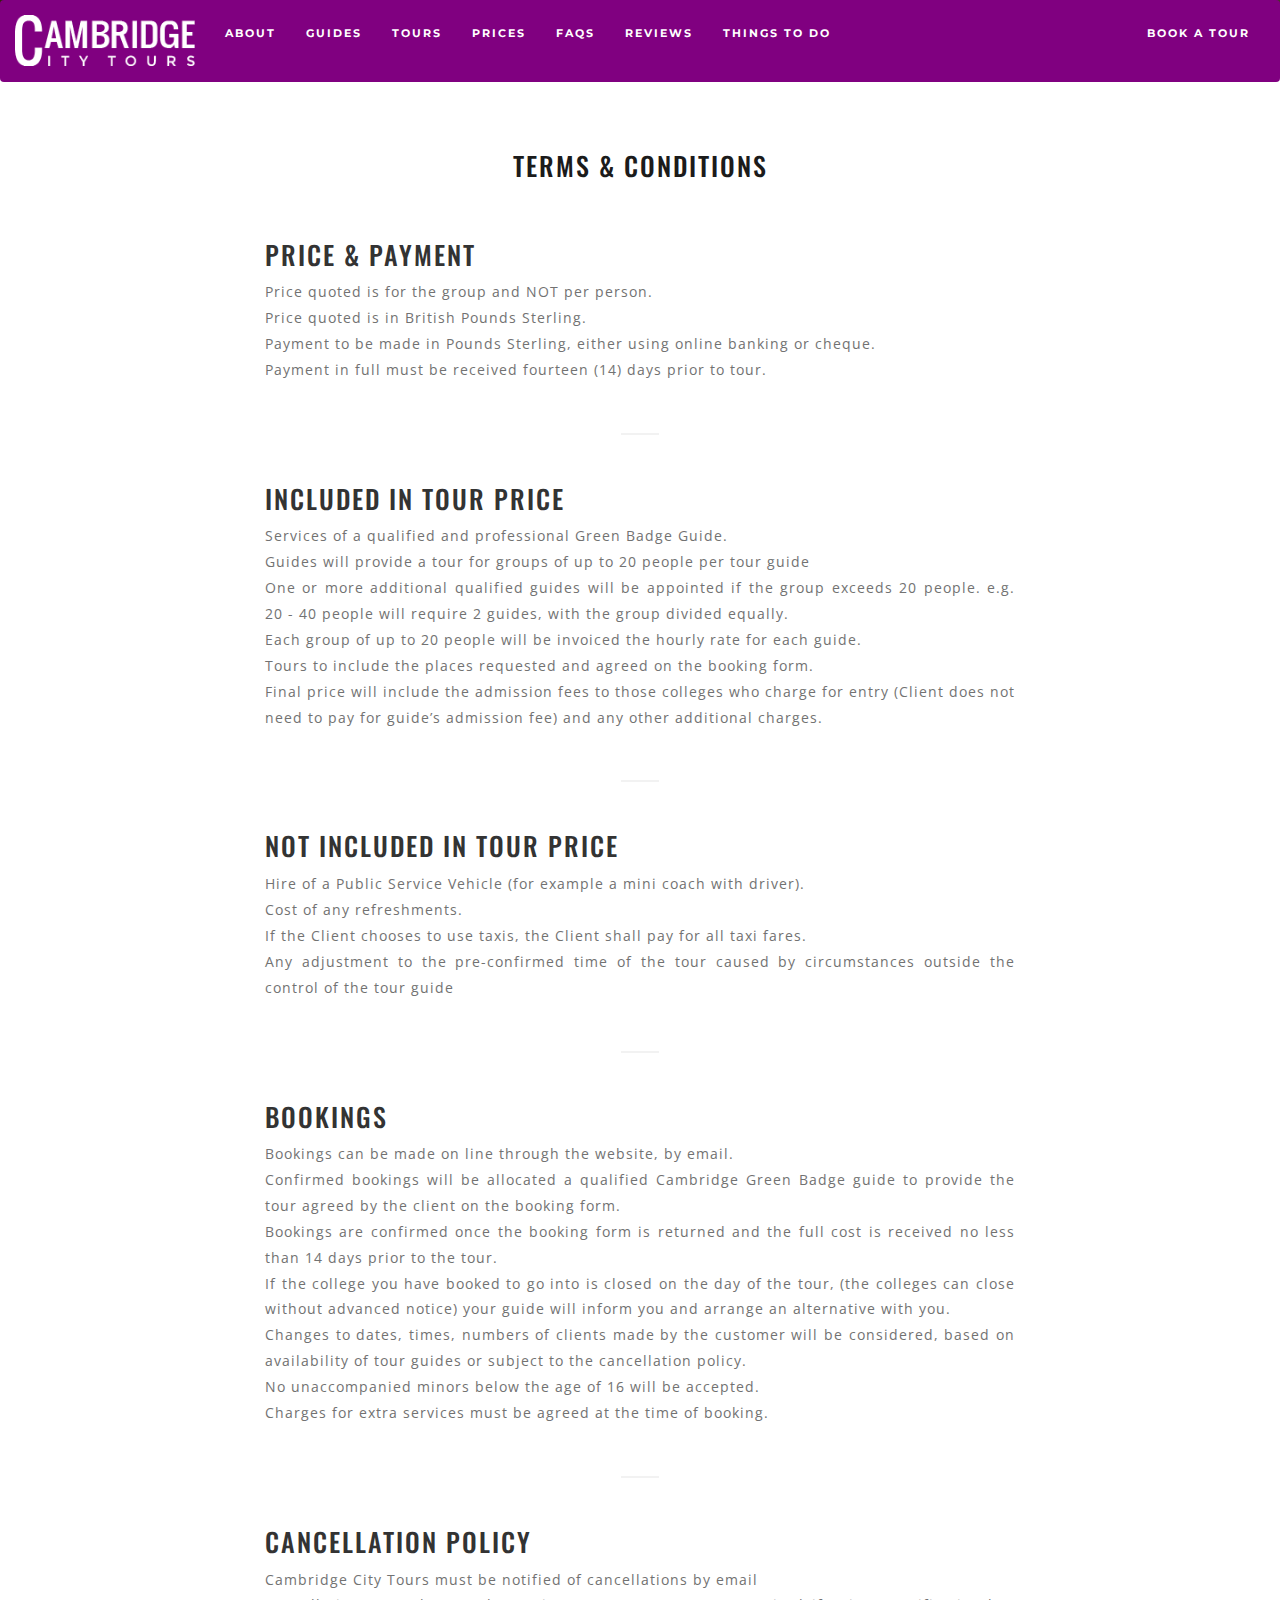
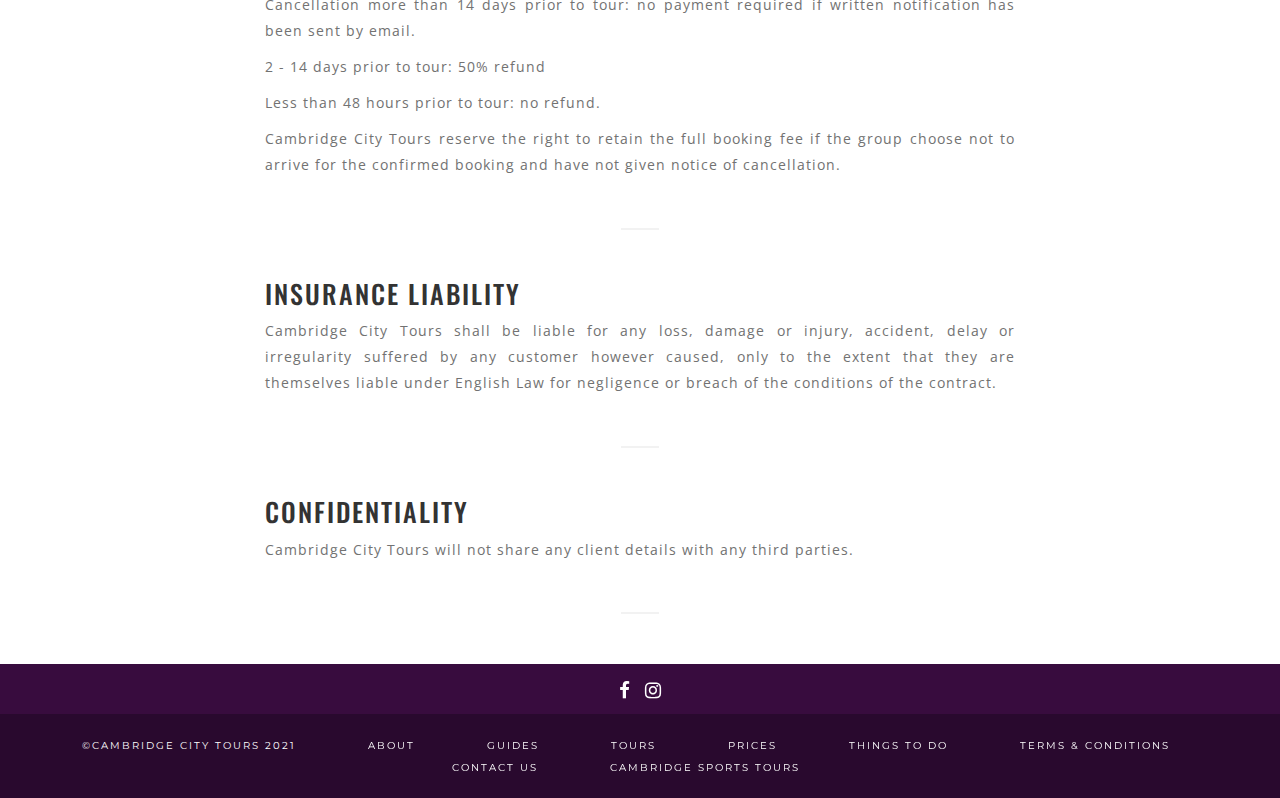
<file: terms-conditions.html>
<!DOCTYPE html>
<html lang="en">
  <head>   
    <meta charset="utf-8">
    <meta name="viewport" content="width=device-width, initial-scale=1">
    <title>Terms and Conditions | Cambridge City Tours</title>
    <meta name="description" content="Read more about Cambridge City Tours terms and conditions." >
    <link href="https://maxcdn.bootstrapcdn.com/bootstrap/3.3.7/css/bootstrap.min.css" rel="stylesheet" integrity="sha384-BVYiiSIFeK1dGmJRAkycuHAHRg32OmUcww7on3RYdg4Va+PmSTsz/K68vbdEjh4u" crossorigin="anonymous">
    <link href="https://fonts.googleapis.com/css?family=Montserrat|Open+Sans|Oswald" rel="stylesheet">
    <link href="https://maxcdn.bootstrapcdn.com/font-awesome/4.7.0/css/font-awesome.min.css" rel="stylesheet" integrity="sha384-wvfXpqpZZVQGK6TAh5PVlGOfQNHSoD2xbE+QkPxCAFlNEevoEH3Sl0sibVcOQVnN" crossorigin="anonymous">
    <link rel="stylesheet" href="assets/css/styles.css">
    <link rel="stylesheet" href="assets/css/overridebs.css">
    <link rel="icon" type="image/x-icon" href="favicon.ico" />
    <!-- Global site tag (gtag.js) - Google Analytics -->
    <script async src="https://www.googletagmanager.com/gtag/js?id=UA-158041812-1"></script>
    <script>
      window.dataLayer = window.dataLayer || [];
      function gtag(){dataLayer.push(arguments);}
      gtag('js', new Date());

      gtag('config', 'UA-158041812-1');
    </script>
  </head>
  <body>

    <div class="js-wrapper arrow center" id="terms_hero">
      <nav class="navbar navbar-default">
        <div class="container-fluid">
          <div class="navbar-header">
            <button type="button" class="navbar-toggle collapsed" data-toggle="collapse" data-target="#bs-example-navbar-collapse-1" aria-expanded="false">
              <span class="sr-only">Toggle navigation</span>
              <span class="icon-bar"></span>
              <span class="icon-bar"></span>
              <span class="icon-bar"></span>
            </button>
            <a class="navbar-brand" href="/"><img src="./assets/images/logo.png" alt="logo"></a>
          </div>
          <div class="collapse navbar-collapse" id="bs-example-navbar-collapse-1">
            <ul class="nav navbar-nav nav-padding">
              <li><a href="/about">About</a></li>
              <li><a href="/guides">Guides</a></li>
              <li><a href="/cambridge-walking-tours">Tours</a></li>
              <li><a href="/prices.html">Prices</a></li>
              <li><a href="/faqs">FAQS</a></li>
              <li><a href="/testimonials">Reviews</a></li>
              <li><a href="./things-to-do-in-cambridge.html">Things to do</a></li>
            </ul>
            <ul class="nav navbar-nav navbar-right">
              <li><a href="/contact" id="book_link">Book a tour</a></li>
            </ul>
          </div>
        </div>
      </nav>
    </div>

    <div class="title-wrapper center" id="test">
      <h1>Terms &amp; Conditions</h1>
    </div>

    <div class="container">
      <div class="row">
        <div class="col-md-8 col-md-offset-2 justify">
          <h5 class="h1style">Price &amp; Payment</h5>
          <p>
            Price quoted is for the group and NOT per person.
            <br>Price quoted is in British Pounds Sterling.
            <br>Payment to be made in Pounds Sterling, either using online banking or cheque. 
            <br>Payment in full must be received fourteen (14) days prior to tour.
          </p>
          <div class="divider-50px"></div>
          <h5 class="h1style">Included in tour price</h5>
          <p>
            Services of a qualified and professional Green Badge Guide.
            <br>Guides will provide a tour for groups of up to 20 people per tour guide
            <br>One or more additional qualified guides will be appointed if the group exceeds 20 people. e.g. 20 - 40 people will require 2 guides, with the group divided equally.
            <br>Each group of up to 20 people will be invoiced the hourly rate for each guide.
            <br>Tours to include the places requested and agreed on the booking form.
            <br>Final price will include the admission fees to those colleges who charge for entry (Client does not need to pay for guide’s admission fee) and any other additional charges.
          </p>
          <div class="divider-50px"></div>
          <h5 class="h1style">Not included in tour price</h5>
          <p>
            Hire of a Public Service Vehicle (for example a mini coach with driver).
            <br>Cost of any refreshments.
            <br>If the Client chooses to use taxis, the Client shall pay for all taxi fares.
            <br>Any adjustment to the pre-confirmed time of the tour caused by circumstances outside the control of the tour guide
          </p>
          <div class="divider-50px"></div>
          <h5 class="h1style">Bookings</h5>
          <p>
            Bookings can be made on line through the website, by email.
            <br> Confirmed bookings will be allocated a qualified Cambridge Green Badge guide to provide the tour agreed by the client on the booking form.
            <br> Bookings are confirmed once the booking form is returned and the full cost is received no less than 14 days prior to the tour.
            <br> If the college you have booked to go into is closed on the day of the tour, (the colleges can close without advanced notice) your guide will inform you and arrange an alternative with you.
            <br> Changes to dates, times, numbers of clients made by the customer will be considered, based on availability of tour guides or subject to the cancellation policy.
            <br> No unaccompanied minors below the age of 16 will be accepted.
            <br> Charges for extra services must be agreed at the time of booking.
          </p>
          <div class="divider-50px"></div>
          <h5 class="h1style">Cancellation Policy</h5>
          <p>
            Cambridge City Tours must be notified of cancellations by email
            <br>Cancellation more than 14 days prior to tour: no payment required if written notification has been sent by email.</p>
          <p>2 - 14 days prior to tour: 50% refund</p>
          <p>Less than 48 hours prior to tour: no refund.</p>
          <p>Cambridge City Tours reserve the right to retain the full booking fee if the group choose not to arrive for the confirmed booking and have not given notice of cancellation.</p>
          <div class="divider-50px"></div>  
          <h5 class="h1style">Insurance Liability</h5>
          <p>Cambridge City Tours shall be liable for any loss, damage or injury, accident, delay or irregularity suffered by any customer however caused, only to the extent that they are themselves liable under English Law for negligence or breach of the conditions of the contract.</p>
          <div class="divider-50px"></div>
          <h5 class="h1style">Confidentiality</h5>
          <p>Cambridge City Tours will not share any client details with any third parties.</p>
          <div class="divider-50px"></div>             
        </div>
      </div>
    </div>

    <div class="double-footer">
      <footer class="social-footer" id="footer">
          <div class="social-footer-container">
            <ul class="social-footer-ul">
              <li><a href="https://www.facebook.com/visitcambridgecitytours/" target="_blank"><i class="fa fa-facebook fa-lg" aria-hidden="true"></a></i></li>
              <li><a href="https://www.instagram.com/cambridgecitytours/" target="_blank"><i class="fa fa-instagram fa-lg" aria-hidden="true"></a></i></li>
            </ul>
          </div>
        </footer>

        <footer class="footer">
          <div class="footer-frame">
            <ul class="footer-ul">
              <li id="astyling">&copy;Cambridge City Tours 2021</li>
              <li><a href="/about">About</a></li>
              <li><a href="/guides">Guides</a></li>
              <li><a href="/cambridge-walking-tours">Tours</a></li>
              <li><a href="/prices.html">Prices</a></li>
              <li><a href="/things-to-do-in-cambridge">Things to do</a></li>
              <li><a href="/terms-conditions">Terms &amp; Conditions </a></li>
              <li><a href="/contact">Contact Us</a></li>
              <li><a href="https://www.cambridgesportstours.co.uk" target="_blank">Cambridge Sports Tours</a></li>              
            </ul>
          </div>
        </footer>
    </div>

  </body>
  <script
    src="https://code.jquery.com/jquery-3.1.1.min.js"
    integrity="sha256-hVVnYaiADRTO2PzUGmuLJr8BLUSjGIZsDYGmIJLv2b8="
    crossorigin="anonymous"></script>
  <script
    src="https://maxcdn.bootstrapcdn.com/bootstrap/3.3.7/js/bootstrap.min.js"
    integrity="sha384-Tc5IQib027qvyjSMfHjOMaLkfuWVxZxUPnCJA7l2mCWNIpG9mGCD8wGNIcPD7Txa"
    crossorigin="anonymous"></script>
    <script
      src="assets/js/main.js">
      </script>

</html>
</file>
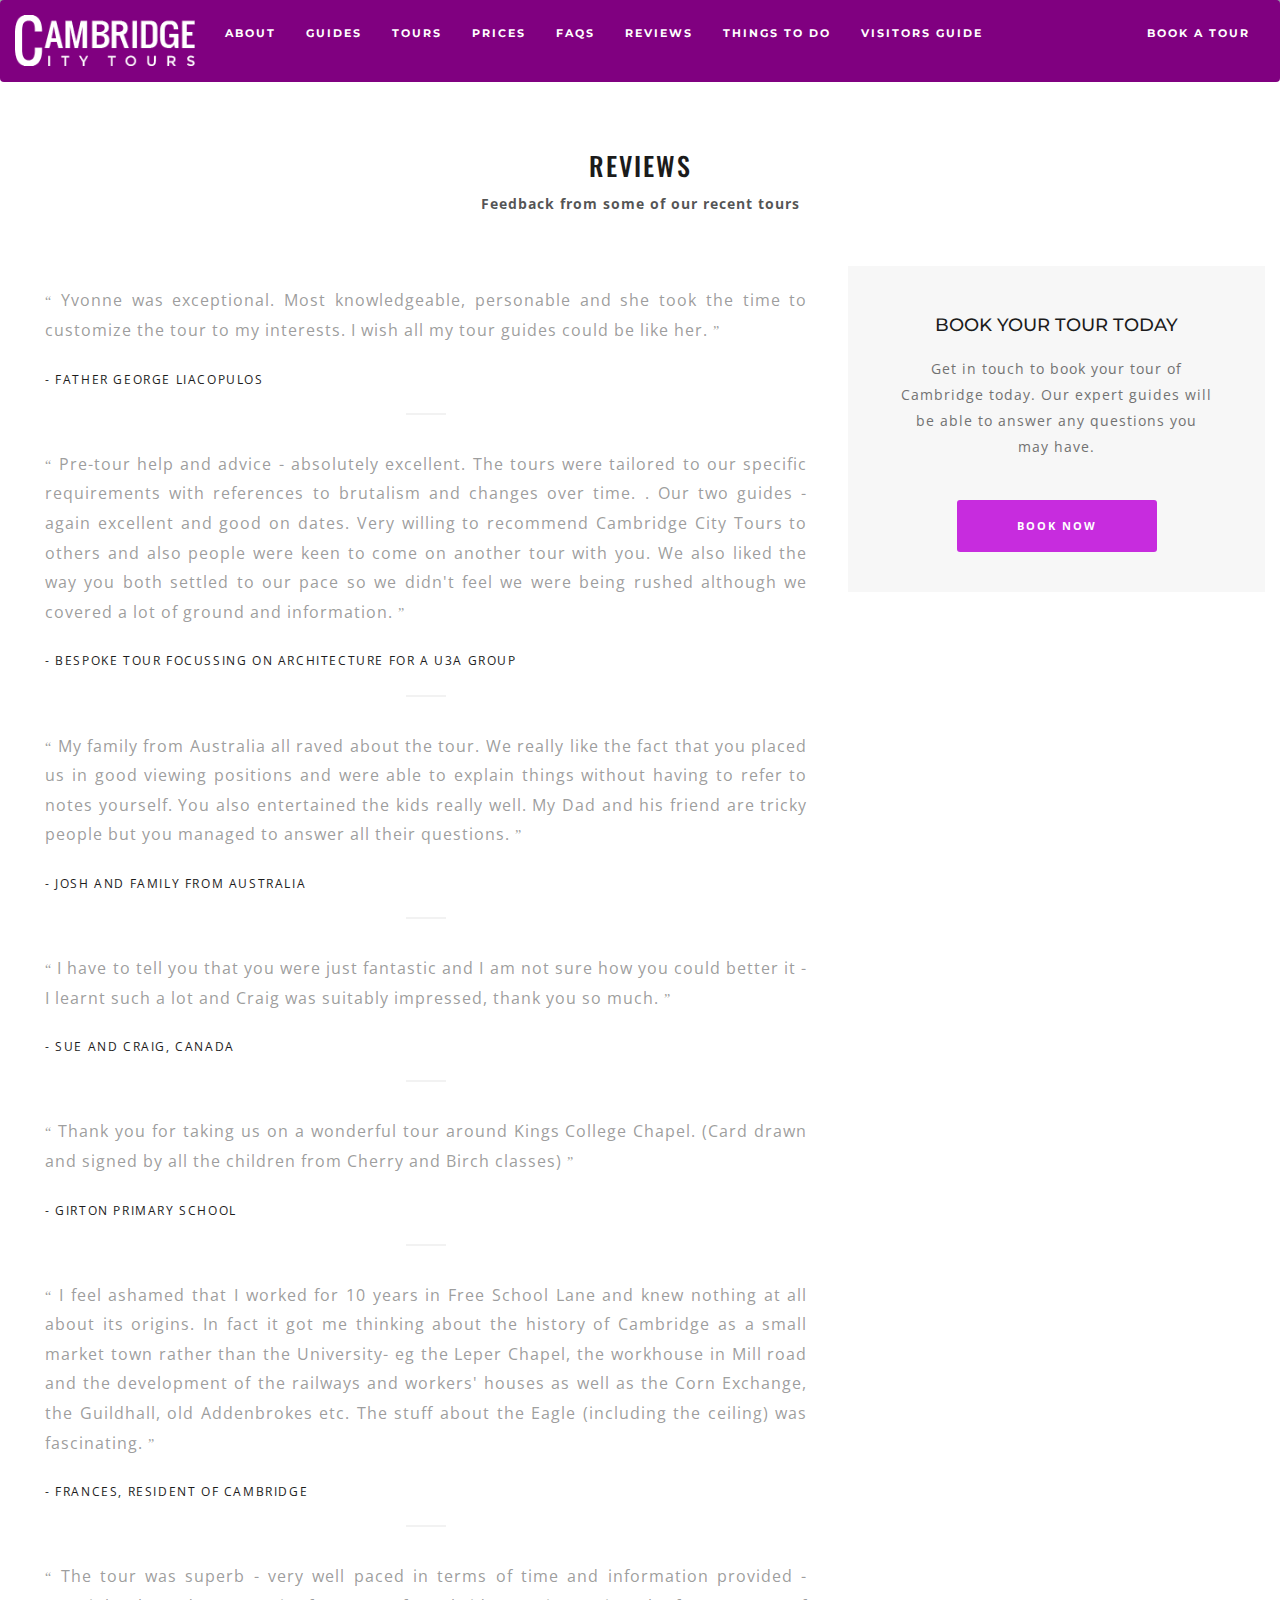
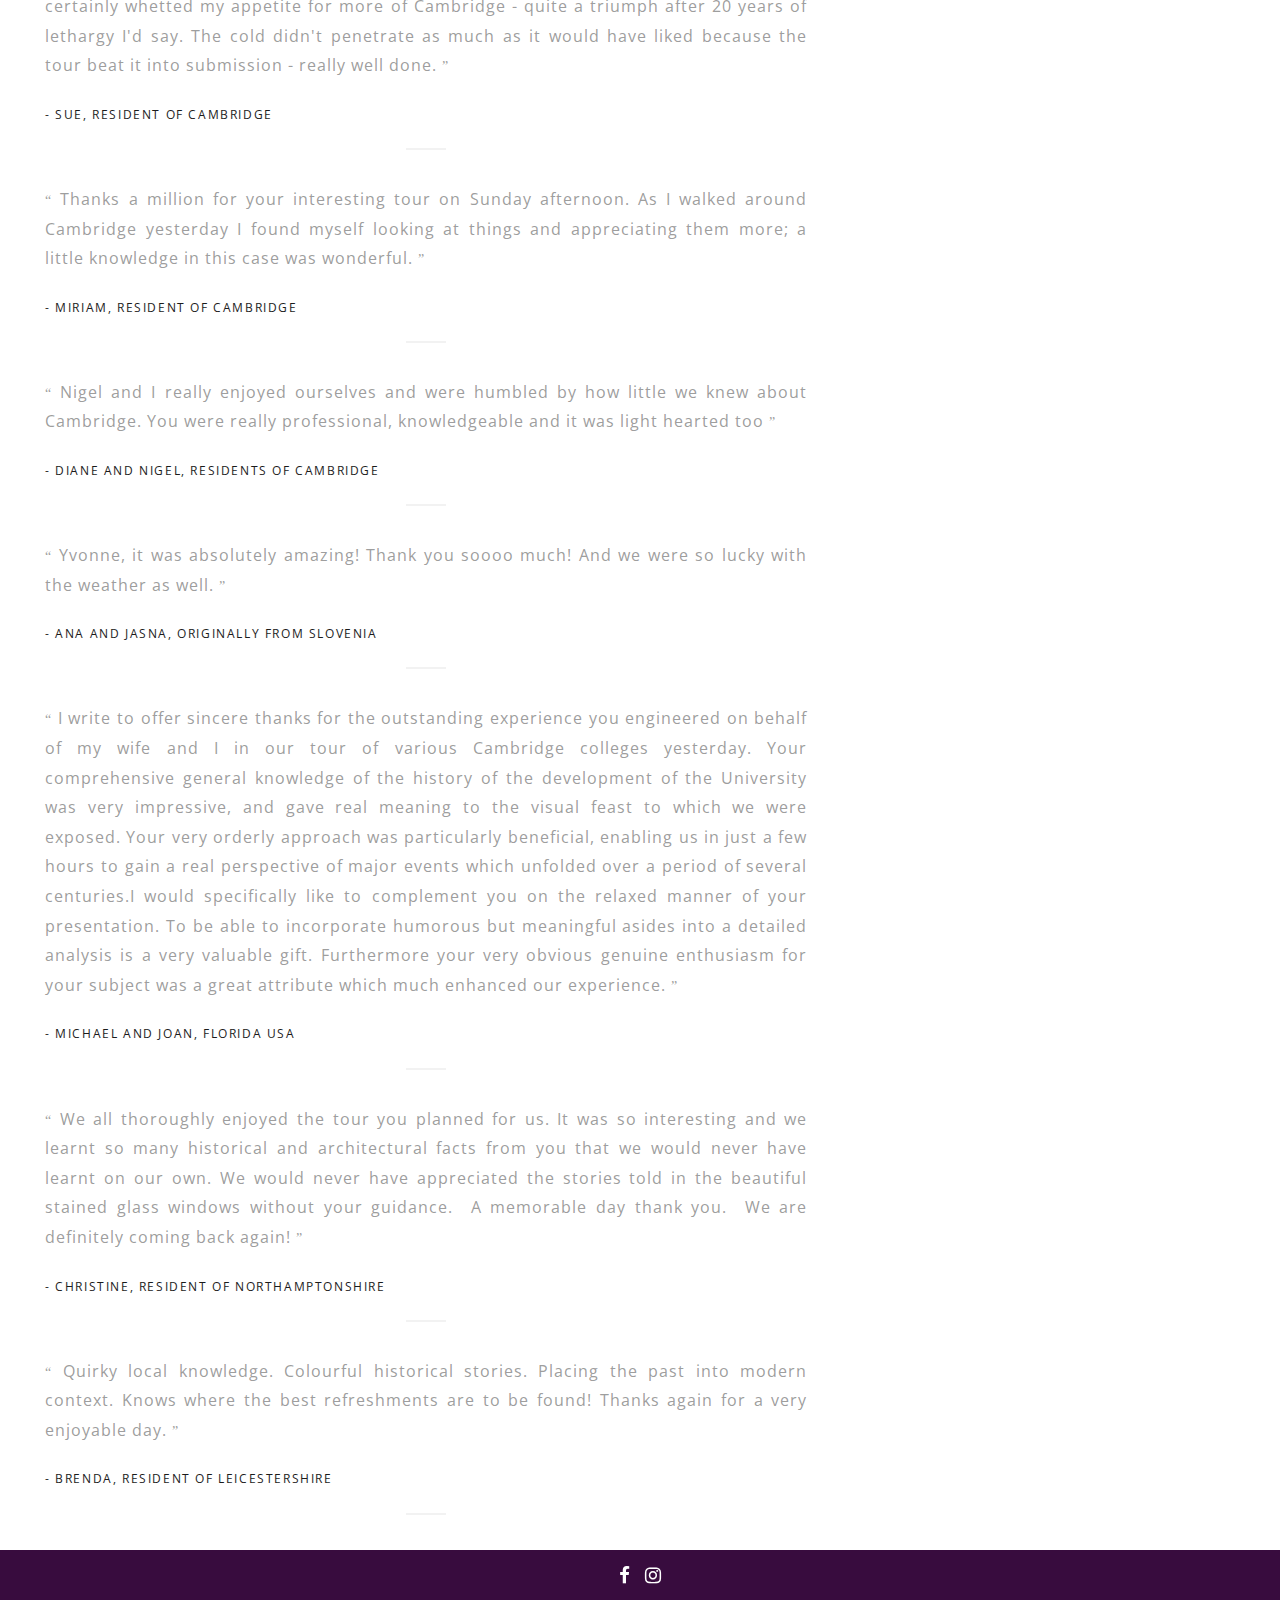
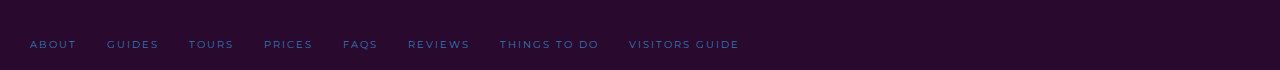
<file: testimonials.html>
<!DOCTYPE html>
<html lang="en">
  <head>
    <meta charset="utf-8" />
    <meta name="viewport" content="width=device-width, initial-scale=1" />
    <title>Testimonials | Cambridge City Tours</title>
    <meta
      name="description"
      content="Testimonials and reviews from our amazing customers at Cambridge City Tours."
    />
    <link
      href="https://maxcdn.bootstrapcdn.com/bootstrap/3.3.7/css/bootstrap.min.css"
      rel="stylesheet"
      integrity="sha384-BVYiiSIFeK1dGmJRAkycuHAHRg32OmUcww7on3RYdg4Va+PmSTsz/K68vbdEjh4u"
      crossorigin="anonymous"
    />
    <link
      href="https://fonts.googleapis.com/css?family=Montserrat|Open+Sans|Oswald"
      rel="stylesheet"
    />
    <link
      href="https://maxcdn.bootstrapcdn.com/font-awesome/4.7.0/css/font-awesome.min.css"
      rel="stylesheet"
      integrity="sha384-wvfXpqpZZVQGK6TAh5PVlGOfQNHSoD2xbE+QkPxCAFlNEevoEH3Sl0sibVcOQVnN"
      crossorigin="anonymous"
    />
    <link rel="stylesheet" href="assets/css/styles.css" />
    <link rel="stylesheet" href="assets/css/overridebs.css" />
    <link rel="icon" type="image/x-icon" href="favicon.ico" />
    <!-- Global site tag (gtag.js) - Google Analytics -->
    <script
      async
      src="https://www.googletagmanager.com/gtag/js?id=UA-158041812-1"
    ></script>
    <script>
      window.dataLayer = window.dataLayer || [];
      function gtag() {
        dataLayer.push(arguments);
      }
      gtag("js", new Date());

      gtag("config", "UA-158041812-1");
    </script>
  </head>
  <body>
    <div class="js-wrapper arrow center" id="testimonial_hero">
      <nav class="navbar navbar-default">
        <div class="container-fluid">
          <div class="navbar-header">
            <button
              type="button"
              class="navbar-toggle collapsed"
              data-toggle="collapse"
              data-target="#bs-example-navbar-collapse-1"
              aria-expanded="false"
            >
              <span class="sr-only">Toggle navigation</span>
              <span class="icon-bar"></span>
              <span class="icon-bar"></span>
              <span class="icon-bar"></span>
            </button>
            <a class="navbar-brand" href="/"
              ><img src="./assets/images/logo.png" alt="logo"
            /></a>
          </div>
          <div
            class="collapse navbar-collapse"
            id="bs-example-navbar-collapse-1"
          >
            <ul class="nav navbar-nav nav-padding">
              <li><a href="/about">About</a></li>
              <li><a href="/guides">Guides</a></li>
              <li><a href="/cambridge-walking-tours">Tours</a></li>
              <li><a href="/prices.html">Prices</a></li>
              <li><a href="/faqs">FAQS</a></li>
              <li><a href="/testimonials">Reviews</a></li>
              <li>
                <a href="./things-to-do-in-cambridge.html">Things to do</a>
              </li>
              <li><a href="./visitors-guide.html">Visitors Guide</a></li>
            </ul>
            <ul class="nav navbar-nav navbar-right">
              <li><a href="/contact" id="book_link">Book a tour</a></li>
            </ul>
          </div>
        </div>
      </nav>
    </div>

    <div class="container">
      <div class="title-wrapper center" id="test">
        <h1>Reviews</h1>
        <p class="subtitle">Feedback from some of our recent tours</p>
      </div>
    </div>

    <div class="container wrapper">
      <div class="content justify">
        <blockquote>
          <span class="times-font">“</span>
          Yvonne was exceptional. Most knowledgeable, personable and she took
          the time to customize the tour to my interests. I wish all my tour
          guides could be like her.
          <span class="times-font">”</span>
        </blockquote>
        <figcaption>- Father George Liacopulos</figcaption>
        <div class="divider-testimonials"></div>
        <blockquote>
          <span class="times-font">“</span>
          Pre-tour help and advice - absolutely excellent. The tours were
          tailored to our specific requirements with references to brutalism and
          changes over time. . Our two guides - again excellent and good on
          dates. Very willing to recommend Cambridge City Tours to others and
          also people were keen to come on another tour with you. We also liked
          the way you both settled to our pace so we didn't feel we were being
          rushed although we covered a lot of ground and information.
          <span class="times-font">”</span>
        </blockquote>
        <figcaption>
          - Bespoke tour focussing on Architecture for a U3A group
        </figcaption>
        <div class="divider-testimonials"></div>
        <blockquote>
          <span class="times-font">“</span>
          My family from Australia all raved about the tour. We really like the
          fact that you placed us in good viewing positions and were able to
          explain things without having to refer to notes yourself. You also
          entertained the kids really well. My Dad and his friend are tricky
          people but you managed to answer all their questions.
          <span class="times-font">”</span>
        </blockquote>
        <figcaption>- Josh and family from Australia</figcaption>
        <div class="divider-testimonials"></div>
        <blockquote>
          <span class="times-font">“</span>
          I have to tell you that you were just fantastic and I am not sure how
          you could better it - I learnt such a lot and Craig was suitably
          impressed, thank you so much.
          <span class="times-font">”</span>
        </blockquote>
        <figcaption>- Sue and Craig, Canada</figcaption>
        <div class="divider-testimonials"></div>
        <blockquote>
          <span class="times-font">“</span>
          Thank you for taking us on a wonderful tour around Kings College
          Chapel. (Card drawn and signed by all the children from Cherry and
          Birch classes)
          <span class="times-font">”</span>
        </blockquote>
        <figcaption>- Girton Primary school</figcaption>
        <div class="divider-testimonials"></div>
        <blockquote>
          <span class="times-font">“</span>
          I feel ashamed that I worked for 10 years in Free School Lane and knew
          nothing at all about its origins. In fact it got me thinking about the
          history of Cambridge as a small market town rather than the
          University- eg the Leper Chapel, the workhouse in Mill road and the
          development of the railways and workers&#39; houses as well as the
          Corn Exchange, the Guildhall, old Addenbrokes etc. The stuff about the
          Eagle (including the ceiling) was fascinating.
          <span class="times-font">”</span>
        </blockquote>
        <figcaption>- Frances, resident of Cambridge</figcaption>
        <div class="divider-testimonials"></div>
        <blockquote>
          <span class="times-font">“</span>
          The tour was superb - very well paced in terms of time and information
          provided -certainly whetted my appetite for more of Cambridge - quite
          a triumph after 20 years of lethargy I&#39;d say. The cold didn&#39;t
          penetrate as much as it would have liked because the tour beat it into
          submission - really well done.
          <span class="times-font">”</span>
        </blockquote>
        <figcaption>- Sue, resident of Cambridge</figcaption>
        <div class="divider-testimonials"></div>
        <blockquote>
          <span class="times-font">“</span>
          Thanks a million for your interesting tour on Sunday afternoon. As I
          walked around Cambridge yesterday I found myself looking at things and
          appreciating them more; a little knowledge in this case was wonderful.
          <span class="times-font">”</span>
        </blockquote>
        <figcaption>- Miriam, resident of Cambridge</figcaption>
        <div class="divider-testimonials"></div>
        <blockquote>
          <span class="times-font">“</span>
          Nigel and I really enjoyed ourselves and were humbled by how little we
          knew about Cambridge. You were really professional, knowledgeable and
          it was light hearted too
          <span class="times-font">”</span>
        </blockquote>
        <figcaption>- Diane and Nigel, residents of Cambridge</figcaption>
        <div class="divider-testimonials"></div>
        <blockquote>
          <span class="times-font">“</span>
          Yvonne, it was absolutely amazing! Thank you soooo much! And we were
          so lucky with the weather as well.
          <span class="times-font">”</span>
        </blockquote>
        <figcaption>- Ana and Jasna, originally from Slovenia</figcaption>
        <div class="divider-testimonials"></div>
        <blockquote>
          <span class="times-font">“</span>
          I write to offer sincere thanks for the outstanding experience you
          engineered on behalf of my wife and I in our tour of various Cambridge
          colleges yesterday. Your comprehensive general knowledge of the
          history of the development of the University was very impressive, and
          gave real meaning to the visual feast to which we were exposed. Your
          very orderly approach was particularly beneficial, enabling us in just
          a few hours to gain a real perspective of major events which unfolded
          over a period of several centuries.I would specifically like to
          complement you on the relaxed manner of your presentation. To be able
          to incorporate humorous but meaningful asides into a detailed analysis
          is a very valuable gift. Furthermore your very obvious genuine
          enthusiasm for your subject was a great attribute which much enhanced
          our experience.
          <span class="times-font">”</span>
        </blockquote>
        <figcaption>- Michael and Joan, Florida USA</figcaption>
        <div class="divider-testimonials"></div>
        <blockquote>
          <span class="times-font">“</span>
          We all thoroughly enjoyed the tour you planned for us. It was so
          interesting and we learnt so many historical and architectural facts
          from you that we would never have learnt on our own. We would never
          have appreciated the stories told in the beautiful stained glass
          windows without your guidance.  A memorable day thank you.  We are
          definitely coming back again!
          <span class="times-font">”</span>
        </blockquote>
        <figcaption>- Christine, resident of Northamptonshire</figcaption>
        <div class="divider-testimonials"></div>
        <blockquote>
          <span class="times-font">“</span>
          Quirky local knowledge. Colourful historical stories. Placing the past
          into modern context. Knows where the best refreshments are to be
          found! Thanks again for a very enjoyable day.
          <span class="times-font">”</span>
        </blockquote>
        <figcaption>- Brenda, resident of Leicestershire</figcaption>
        <div class="divider-testimonials"></div>
      </div>

      <div class="sidebar-right center" id="sidebar">
        <h2>Book your tour today</h2>
        <p>
          Get in touch to book your tour of Cambridge today. Our expert guides
          will be able to answer any questions you may have.
        </p>
        <a class="btn-pink" href="/contact">Book now</a>
      </div>
    </div>

    <div class="double-footer">
      <footer class="social-footer" id="footer">
        <div class="social-footer-container">
          <ul class="social-footer-ul">
            <li>
              <a
                href="https://www.facebook.com/visitcambridgecitytours/"
                target="_blank"
                ><i class="fa fa-facebook fa-lg" aria-hidden="true"></i
              ></a>
            </li>
            <li>
              <a
                href="https://www.instagram.com/cambridgecitytours/"
                target="_blank"
                ><i class="fa fa-instagram fa-lg" aria-hidden="true"></i
              ></a>
            </li>
          </ul>
        </div>
      </footer>

      <footer class="footer">
        <div class="footer-frame">
          <ul class="nav navbar-nav nav-padding">
            <li><a href="/about">About</a></li>
            <li><a href="/guides">Guides</a></li>
            <li><a href="/cambridge-walking-tours">Tours</a></li>
            <li><a href="/prices">Prices</a></li>
            <li><a href="/faqs">FAQS</a></li>
            <li><a href="/testimonials">Reviews</a></li>
            <li>
              <a href="./things-to-do-in-cambridge">Things to do</a>
            </li>
            <li><a href="./visitors-guide">Visitors Guide</a></li>
          </ul>
        </div>
      </footer>
    </div>
  </body>
  <script
    src="https://code.jquery.com/jquery-3.1.1.min.js"
    integrity="sha256-hVVnYaiADRTO2PzUGmuLJr8BLUSjGIZsDYGmIJLv2b8="
    crossorigin="anonymous"
  ></script>
  <script
    src="https://maxcdn.bootstrapcdn.com/bootstrap/3.3.7/js/bootstrap.min.js"
    integrity="sha384-Tc5IQib027qvyjSMfHjOMaLkfuWVxZxUPnCJA7l2mCWNIpG9mGCD8wGNIcPD7Txa"
    crossorigin="anonymous"
  ></script>
  <script src="assets/js/sticky.js"></script>
  <script src="assets/js/main.js"></script>
  <script src="assets/js/testimonials.js"></script>
</html>
</file>
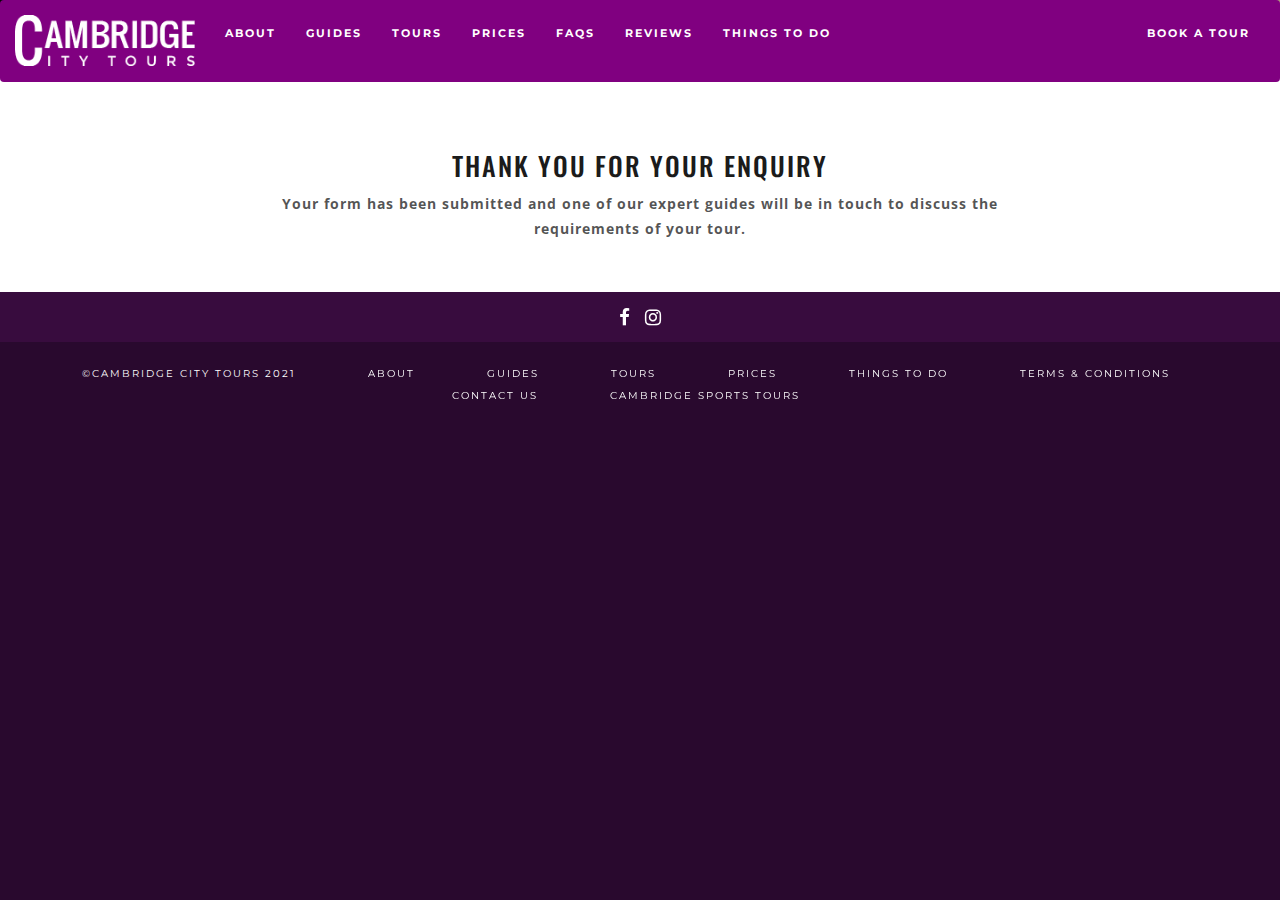
<file: thankyou.html>
<!DOCTYPE html>
<html lang="en">
  <head>   
    <meta charset="utf-8">
    <meta name="viewport" content="width=device-width, initial-scale=1">
    <title>Thank You | Cambridge City Tours</title>
    <link href="https://maxcdn.bootstrapcdn.com/bootstrap/3.3.7/css/bootstrap.min.css" rel="stylesheet" integrity="sha384-BVYiiSIFeK1dGmJRAkycuHAHRg32OmUcww7on3RYdg4Va+PmSTsz/K68vbdEjh4u" crossorigin="anonymous">
    <link href="https://fonts.googleapis.com/css?family=Montserrat|Open+Sans|Oswald" rel="stylesheet">
    <link href="https://maxcdn.bootstrapcdn.com/font-awesome/4.7.0/css/font-awesome.min.css" rel="stylesheet" integrity="sha384-wvfXpqpZZVQGK6TAh5PVlGOfQNHSoD2xbE+QkPxCAFlNEevoEH3Sl0sibVcOQVnN" crossorigin="anonymous">
    <link rel="stylesheet" href="assets/css/styles.css">
    <link rel="stylesheet" href="assets/css/overridebs.css">
    <link rel="icon" type="image/x-icon" href="favicon.ico" />
    <!-- Global site tag (gtag.js) - Google Analytics -->
    <script async src="https://www.googletagmanager.com/gtag/js?id=UA-158041812-1"></script>
    <script>
      window.dataLayer = window.dataLayer || [];
      function gtag(){dataLayer.push(arguments);}
      gtag('js', new Date());

      gtag('config', 'UA-158041812-1');
    </script>
  </head>
  <body>

    <div class="js-wrapper arrow center" id="contact_hero">
      <nav class="navbar navbar-default">
        <div class="container-fluid">
          <div class="navbar-header">
            <button type="button" class="navbar-toggle collapsed" data-toggle="collapse" data-target="#bs-example-navbar-collapse-1" aria-expanded="false">
              <span class="sr-only">Toggle navigation</span>
              <span class="icon-bar"></span>
              <span class="icon-bar"></span>
              <span class="icon-bar"></span>
            </button>
            <a class="navbar-brand" href="/"><img src="./assets/images/logo.png" alt="logo"></a>
          </div>
          <div class="collapse navbar-collapse" id="bs-example-navbar-collapse-1">
            <ul class="nav navbar-nav nav-padding">
              <li><a href="/about">About</a></li>
              <li><a href="/guides">Guides</a></li>
              <li><a href="/cambridge-walking-tours">Tours</a></li>
              <li><a href="/prices.html">Prices</a></li>
              <li><a href="/faqs">FAQS</a></li>
              <li><a href="/testimonials">Reviews</a></li>
              <li><a href="./things-to-do-in-cambridge.html">Things to do</a></li>
            </ul>
            <ul class="nav navbar-nav navbar-right">
              <li><a href="/contact" id="book_link">Book a tour</a></li>
            </ul>
          </div>
        </div>
      </nav>
    </div>

    <div class="title-wrapper center" id="test">
      <h1>Thank you for your enquiry</h1>
      <p class="subtitle" id="contact_subtitle">Your form has been submitted and one of our expert guides will be in touch to discuss the requirements of your tour.</p>
    </div>   


    <div class="double-footer">
      <footer class="social-footer" id="footer">
          <div class="social-footer-container">
            <ul class="social-footer-ul">
              <li><a href="https://www.facebook.com/visitcambridgecitytours/" target="_blank"><i class="fa fa-facebook fa-lg" aria-hidden="true"></a></i></li>
              <li><a href="https://www.instagram.com/cambridgecitytours/" target="_blank"><i class="fa fa-instagram fa-lg" aria-hidden="true"></a></i></li>
            </ul>
          </div>
        </footer>

        <footer class="footer">
          <div class="footer-frame">
            <ul class="footer-ul">
              <li id="astyling">&copy;Cambridge City Tours 2021</li>
              <li><a href="/about">About</a></li>
              <li><a href="/guides">Guides</a></li>
              <li><a href="/cambridge-walking-tours">Tours</a></li>
              <li><a href="/prices.html">Prices</a></li>
              <li><a href="/things-to-do-in-cambridge">Things to do</a></li>
              <li><a href="/terms-conditions">Terms &amp; Conditions </a></li>
              <li><a href="/contact">Contact Us</a></li>
              <li><a href="https://www.cambridgesportstours.co.uk" target="_blank">Cambridge Sports Tours</a></li>              
            </ul>
          </div>
        </footer>
    </div>

  </body>
  <script
    src="https://code.jquery.com/jquery-3.1.1.min.js"
    integrity="sha256-hVVnYaiADRTO2PzUGmuLJr8BLUSjGIZsDYGmIJLv2b8="
    crossorigin="anonymous"></script>
  <script
    src="https://maxcdn.bootstrapcdn.com/bootstrap/3.3.7/js/bootstrap.min.js"
    integrity="sha384-Tc5IQib027qvyjSMfHjOMaLkfuWVxZxUPnCJA7l2mCWNIpG9mGCD8wGNIcPD7Txa"
    crossorigin="anonymous"></script>

  <script
    src="assets/js/main.js"></script>

</html>
</file>
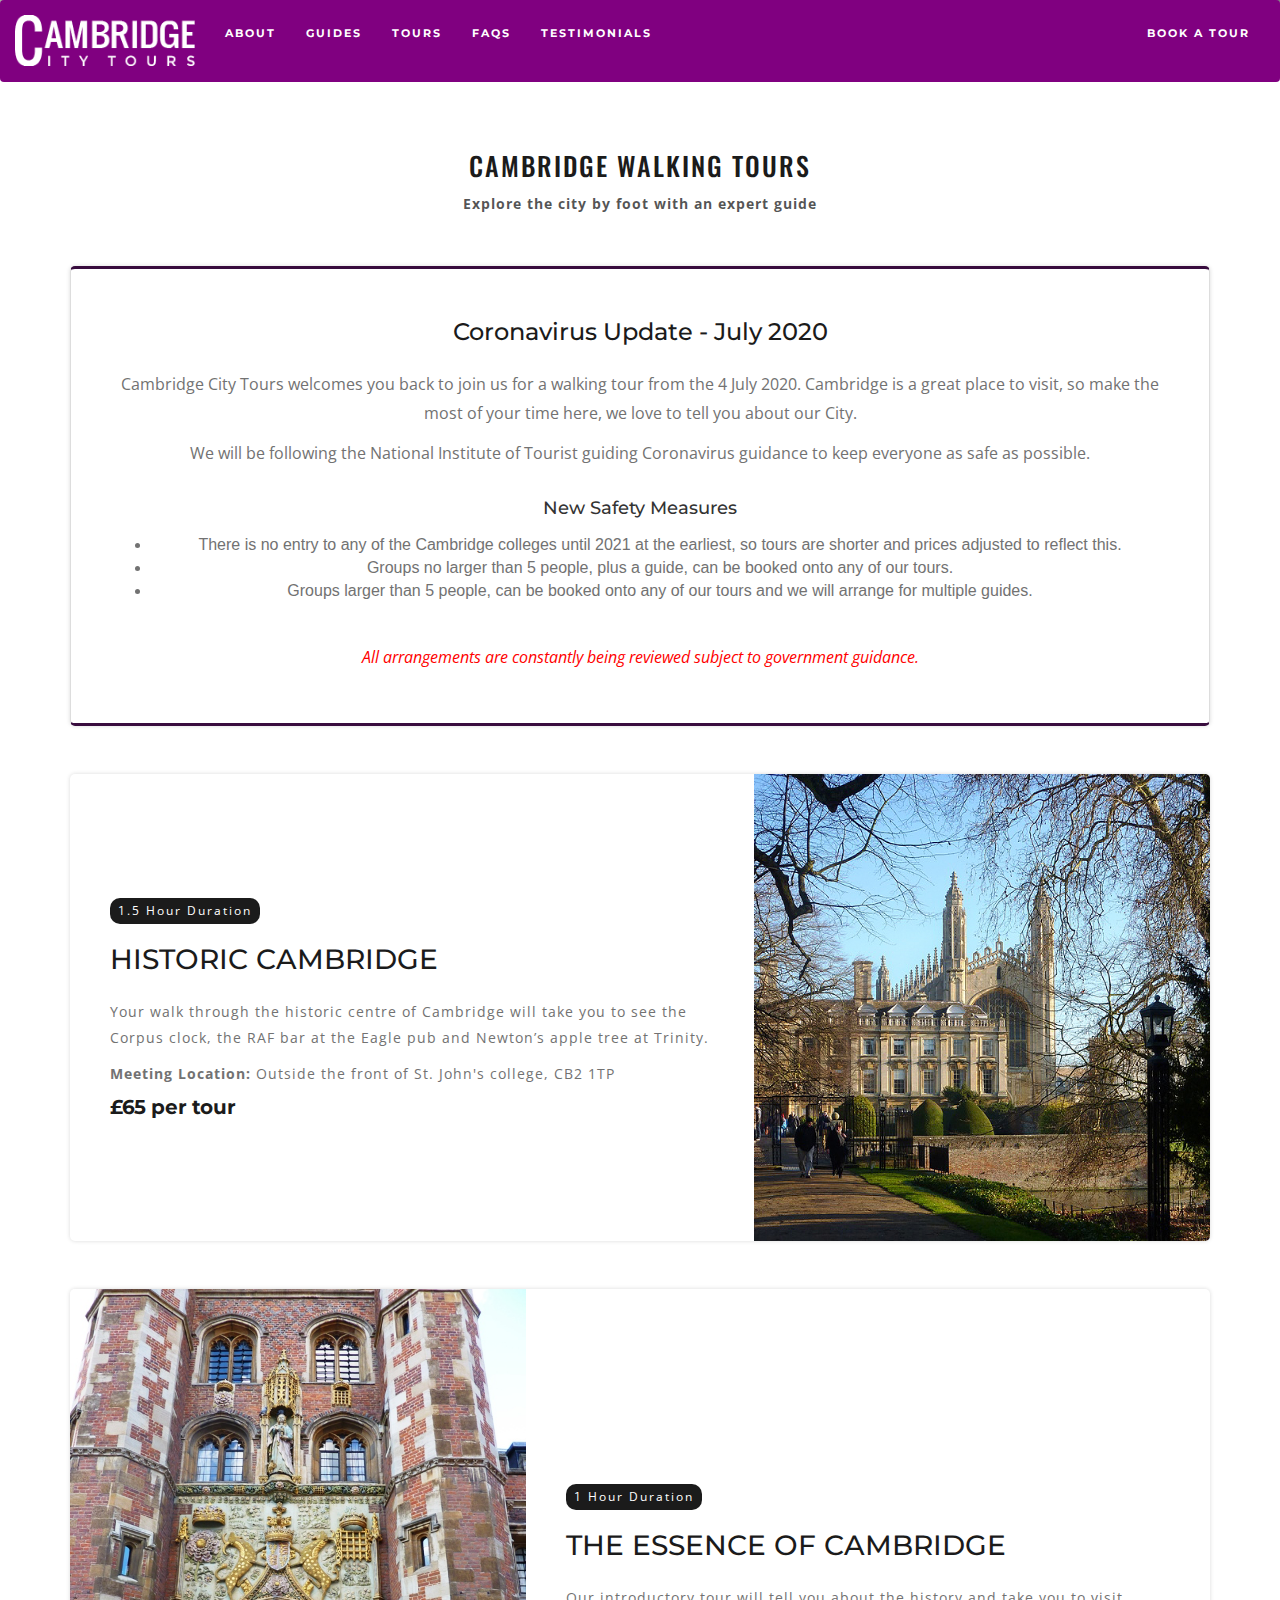
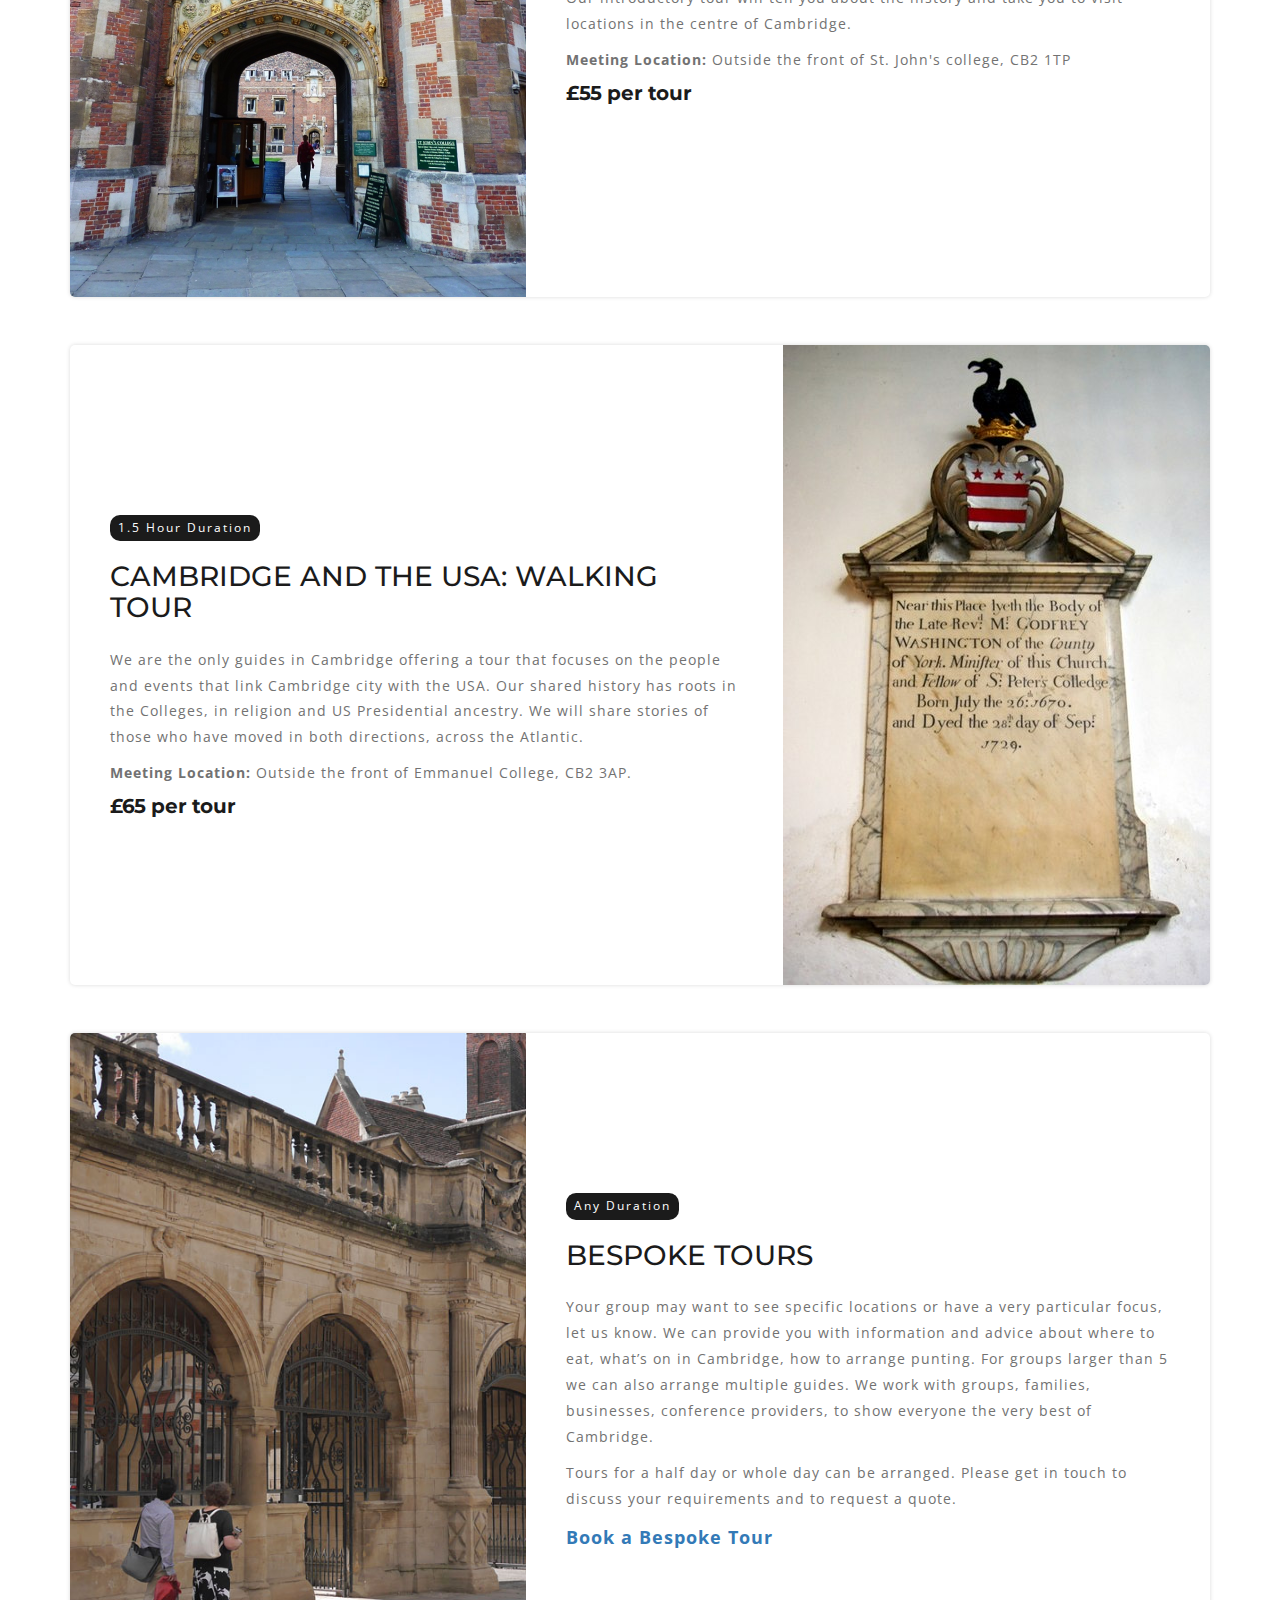
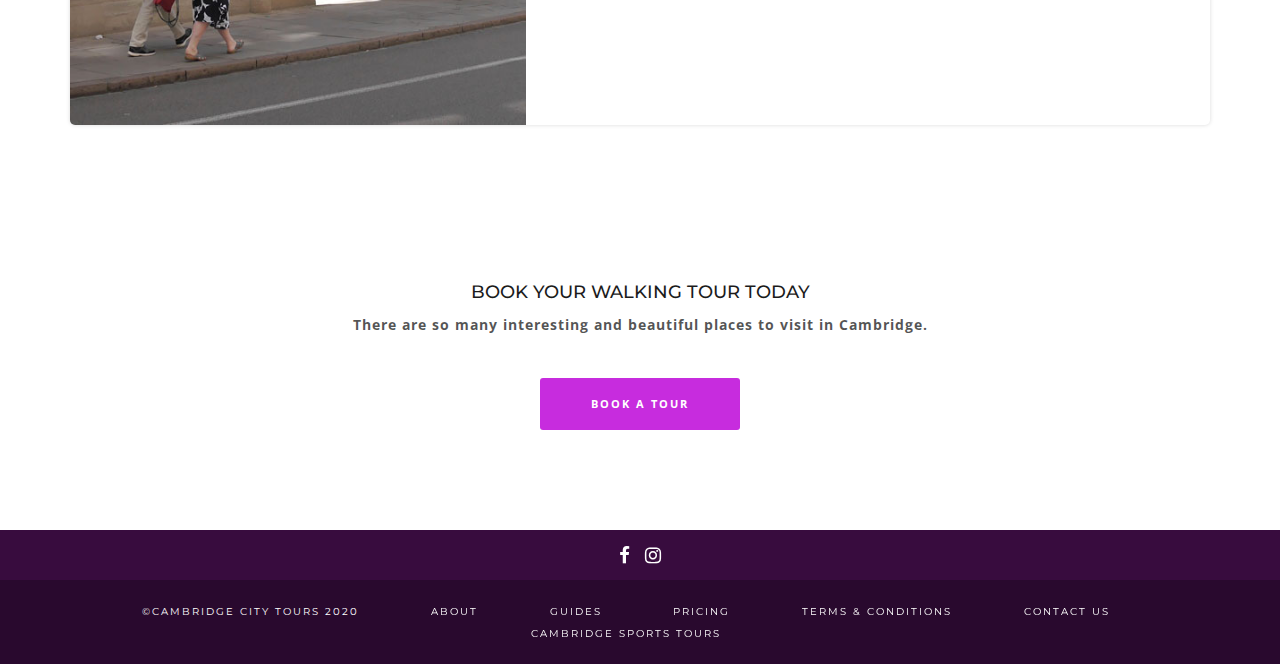
<file: tours.html>
<!DOCTYPE html>
<html>
  <head>   
    <meta charset="utf-8">
    <meta name="viewport" content="width=device-width, initial-scale=1">
    <title>Cambridge Walking Tour | Cambridge City Tours</title>
    <link href="https://maxcdn.bootstrapcdn.com/bootstrap/3.3.7/css/bootstrap.min.css" rel="stylesheet" integrity="sha384-BVYiiSIFeK1dGmJRAkycuHAHRg32OmUcww7on3RYdg4Va+PmSTsz/K68vbdEjh4u" crossorigin="anonymous">
    <link href="https://fonts.googleapis.com/css?family=Montserrat|Open+Sans|Oswald" rel="stylesheet">
    <link href="https://maxcdn.bootstrapcdn.com/font-awesome/4.7.0/css/font-awesome.min.css" rel="stylesheet" integrity="sha384-wvfXpqpZZVQGK6TAh5PVlGOfQNHSoD2xbE+QkPxCAFlNEevoEH3Sl0sibVcOQVnN" crossorigin="anonymous">
    <link rel="stylesheet" href="assets/css/styles.css">
    <link rel="stylesheet" href="assets/css/overridebs.css">
    <link rel="icon" type="image/x-icon" href="favicon.ico" />
    <!-- Global site tag (gtag.js) - Google Analytics -->
    <script async src="https://www.googletagmanager.com/gtag/js?id=UA-158041812-1"></script>
    <script>
      window.dataLayer = window.dataLayer || [];
      function gtag(){dataLayer.push(arguments);}
      gtag('js', new Date());

      gtag('config', 'UA-158041812-1');
    </script>
  </head>
  <body>

    <div class="js-wrapper arrow center" id="tours_hero">
      <nav class="navbar navbar-default">
        <div class="container-fluid">
          <div class="navbar-header">
            <button type="button" class="navbar-toggle collapsed" data-toggle="collapse" data-target="#bs-example-navbar-collapse-1" aria-expanded="false">
              <span class="sr-only">Toggle navigation</span>
              <span class="icon-bar"></span>
              <span class="icon-bar"></span>
              <span class="icon-bar"></span>
            </button>
            <a class="navbar-brand" href="/"><img src="./assets/images/logo.png" alt="logo"></a>
          </div>
          <div class="collapse navbar-collapse" id="bs-example-navbar-collapse-1">
            <ul class="nav navbar-nav nav-padding">
              <li><a href="/about">About</a></li>
              <li><a href="/guides">Guides</a></li>
              <li><a href="/tours">Tours</a></li>
              <li><a href="/faqs">FAQS</a></li>
              <li><a href="/testimonials">Testimonials</a></li>
            </ul>
            <ul class="nav navbar-nav navbar-right">
              <li><a href="/contact" id="book_link">Book a tour</a></li>
            </ul>
          </div>
        </div>
      </nav>
    </div>

    <div class="container">
      <div class="row">
        <div class="col-xs-12">
           <div class="title-wrapper center" id="test">
            <h1>Cambridge Walking Tours</h1>
            <p class="subtitle">Explore the city by foot with an expert guide</p>
          </div>
        </div> 
      </div>
    </div>

    <!-- <div class="container margin-bottom-45">
      <div class="row">
       <div class="col-xs-10 col-xs-offset-1">        
        <p class="center">If you are visiting Cambridge or want to find out more about the city where you live, Cambridge City Tours has something for you.</p>
        <p class="center">When a group has more than 20 participants, additional guides will be appointed, so that everyone gets the most from the tour.</p>
        <p class="center">Prices do not include entry fees to charging colleges i.e. Trinity, Kings, Queens’, St John’s</p>
       </div>
      </div>
    </div>     -->

    <div class="container">
      <div class=" offer">
        <h4>Coronavirus Update - July 2020</h4>

        <p>Cambridge City Tours welcomes you back to join us for a walking tour from the 4 July
          2020. Cambridge is a great place to visit, so make the most of your time here, we love to tell
          you about our City.
        </p>
        <p>
          We will be following the National Institute of Tourist guiding Coronavirus
          guidance to keep everyone as safe as possible.</p>           
        </p>      
        <h5>New Safety Measures</h5>
        <ul>
          <li>
            There is no entry to any of the
            Cambridge colleges until 2021 at the earliest, so tours are shorter and prices adjusted
            to reflect this.</li>
            <li>
              Groups no larger than 5 people, plus a guide, can be booked onto any of our tours.
            </li>
            <li>
              Groups larger than 5 people, can be booked onto any of our tours and we will arrange for multiple guides.
            </li>
          </ul>
          <p><i class="red">All arrangements are constantly being reviewed subject to government guidance.</i></p>
          
      </div>
    </div>     
  
    <div class="container">      
      <!-- <div class="tour-row">
        <img src="assets/images/kings-college-punt.jpg"/>
        <div class="tour-row__text">
          <p class="time">2 Hour Duration</p>
          <h2>MEDIEVAL ROYAL COLLEGES: KINGS AND QUEENS</h2>        
          <p>
            King Henry V1 and his queen, Margaret of Anjou, founded these two colleges
            alongside the river Cam in 1441 and 1448. Together they offer visitors stunning
            architecture from medieval to modern. Kings college chapel contains the largest fan
            vaulted ceiling in the country, sculptures from the time of Henry V11, glorious C16th
            stained glass and Rubens ‘Adoration of the Magi’.
          </p>
          <p>
            In Queens’ college you will see a half-timbered Tudor building in cloister court, the
            Hall and Chapel built in the C19th, with decoration by pre-raphaelite artists and
            craftsmen and a stroll across the Mathematical Bridge, making this tour one to
            remember.
          </p>
          <p><b>Meeting Location:</b> Front of Senate House on Kings Parade</p>
          <p class="price">£110 per tour, plus college entry fee</p>
        </div>        
      </div> -->
      <div class="tour-row reverse">
        <div class="tour-row__text">
          <p class="time">1.5 Hour Duration</p>
          <h2>HISTORIC CAMBRIDGE</h2>
          <p>
            Your walk through the historic centre of Cambridge will take you to see the Corpus clock, the RAF bar at the Eagle pub and Newton’s apple tree at Trinity.
          </p>        
          <p><b>Meeting Location:</b> Outside the front of St. John's college, CB2 1TP</p>
          <p class="price">£65 per tour</p>
        </div>    
        <img src="assets/images/P1070968.JPG"/>    
      </div>
      <!-- <div class="tour-row">
        <img src="assets/images/mathematical_bridge.jpg"/>
        <div class="tour-row__text">
          <p class="time">1.5 Hour Duration</p>
          <h2>TOWN AND GOWN</h2>
          <p>This tour will take you inside one of the colleges (subject to college availability) plus time to see and hear about people and places around the city centre.</p>
          <p><b>Meeting Location:</b> Outside the porters lodge at Queens' College on Silver Street.</p>
          <p class="price">£95 per tour</p>
        </div>                
      </div> -->
      <div class="tour-row">  
        <img src="assets/images/P1070383.JPG"/> 
        <div class="tour-row__text">
          <p class="time">1 Hour Duration</p>
          <h2>THE ESSENCE OF CAMBRIDGE</h2>
          <p>Our introductory tour will tell you about the history and take you to visit locations in the centre of Cambridge.</p>
          <p><b>Meeting Location:</b> Outside the front of St. John's college, CB2 1TP</p>
          <p class="price">£55 per tour</p>
        </div>        
       
      </div>
      <div class="tour-row reverse">
        
        <div class="tour-row__text">
          <p class="time">1.5 Hour Duration</p>
          <h2>CAMBRIDGE AND THE USA: WALKING TOUR</h2>
            <p>
              We are the only guides in Cambridge offering a tour that focuses on the people and
              events that link Cambridge city with the USA. Our shared history has roots in the
              Colleges, in religion and US Presidential ancestry. We will share stories of those who
              have moved in both directions, across the Atlantic.
            </p>
          <p><b>Meeting Location:</b> Outside the front of Emmanuel College, CB2 3AP.</p>
          <p class="price">£65 per tour</p>
        </div>      
        <img src="assets/images/washington_stone.jpg"/>  
      </div>
      <!-- <div class="tour-row reverse">        
        <div class="tour-row__text">
          <p class="time">2 Hour Duration</p>
          <h2>GOTHIC REVIVAL AND DECORATIVE ARTS</h2>
          <p>Join Yvonne to discover the designers, the architects, the artists, stained glass makers and local craftsmen who revived Gothic design in the churches and colleges of Cambridge in the C19th.  This tour includes a visit to Queens’ college, admission cost included in the price.  Maximum of 10 participants.</p>
          <p>This tour is only available between 1pm - 5pm.</p>
          <p><b>Meeting Location:</b> At the entrance to Little St Mary’s church in Little St Mary’s Lane.</p>
          <p class="price">£130 per tour, plus college entry fee</p>
        </div>  
        <img src="assets/images/queens-gothic.jpg"/>      
      </div>   -->
      <div class="tour-row">        
        <img src="assets/images/bespoke-tour.jpg"/>      
        <div class="tour-row__text">
          <p class="time">Any Duration</p>
          <h2>BESPOKE TOURS</h2>
          <p>
            Your group may want to see specific locations or have a very particular focus, let us
            know. We can provide you with information and advice about where to eat, what’s
            on in Cambridge, how to arrange punting. For groups larger than 5 we can also arrange multiple guides. We work with groups, families, businesses, conference
            providers, to show everyone the very best of Cambridge.
          </p>
          <p>
            Tours for a half day or whole day can be arranged. Please get in touch to discuss
            your requirements and to request a quote.
          </p>
          <p>
            <a style="font-size: 18px; font-weight: bold;" href="/contact">Book a Bespoke Tour</a>
          </p>
        </div>  
      </div>  
    </div>

    <div class="container-fluid booking-section-white center">
      <h2>Book your walking tour today</h2>
      <p class="subtitle">There are so many interesting and beautiful places to visit in Cambridge.</p>
      <a class="btn-pink" href="/contact">Book a Tour</a>
    </div>

    <div class="double-footer">
      <footer class="social-footer" id="footer">
          <div class="social-footer-container">
            <ul class="social-footer-ul">
              <li><a href="https://www.facebook.com/visitcambridgecitytours/" target="_blank"><i class="fa fa-facebook fa-lg" aria-hidden="true"></a></i></li>
              <li><a href="https://www.instagram.com/cambridgecitytours/" target="_blank"><i class="fa fa-instagram fa-lg" aria-hidden="true"></a></i></li>
            </ul>
          </div>
        </footer>

        <footer class="footer">
          <div class="footer-frame">
            <ul class="footer-ul">
              <li id="astyling">&copy;Cambridge City Tours 2020</li>
              <li><a href="/about">About</a></li>
              <li><a href="/guides">Guides</a></li>
              <li><a href="/tours">Pricing</a></li>
              <li><a href="/terms-conditions">Terms &amp; Conditions </a></li>
              <li><a href="/contact">Contact Us</a></li>
              <li><a href="https://www.cambridgesportstours.co.uk" target="_blank">Cambridge Sports Tours</a></li>              
            </ul>
          </div>
        </footer>
    </div>
  

  </body>
  <script
    src="https://code.jquery.com/jquery-3.1.1.min.js"
    integrity="sha256-hVVnYaiADRTO2PzUGmuLJr8BLUSjGIZsDYGmIJLv2b8="
    crossorigin="anonymous"></script>
  <script
    src="https://maxcdn.bootstrapcdn.com/bootstrap/3.3.7/js/bootstrap.min.js"
    integrity="sha384-Tc5IQib027qvyjSMfHjOMaLkfuWVxZxUPnCJA7l2mCWNIpG9mGCD8wGNIcPD7Txa"
    crossorigin="anonymous"></script>
  <script 
    src="assets/js/matchHeight.min.js" type="text/javascript"></script>  
  <script
    src="assets/js/main.js"></script>
  <script
    src="assets/js/tours.js"></script>
 

</html>
</file>
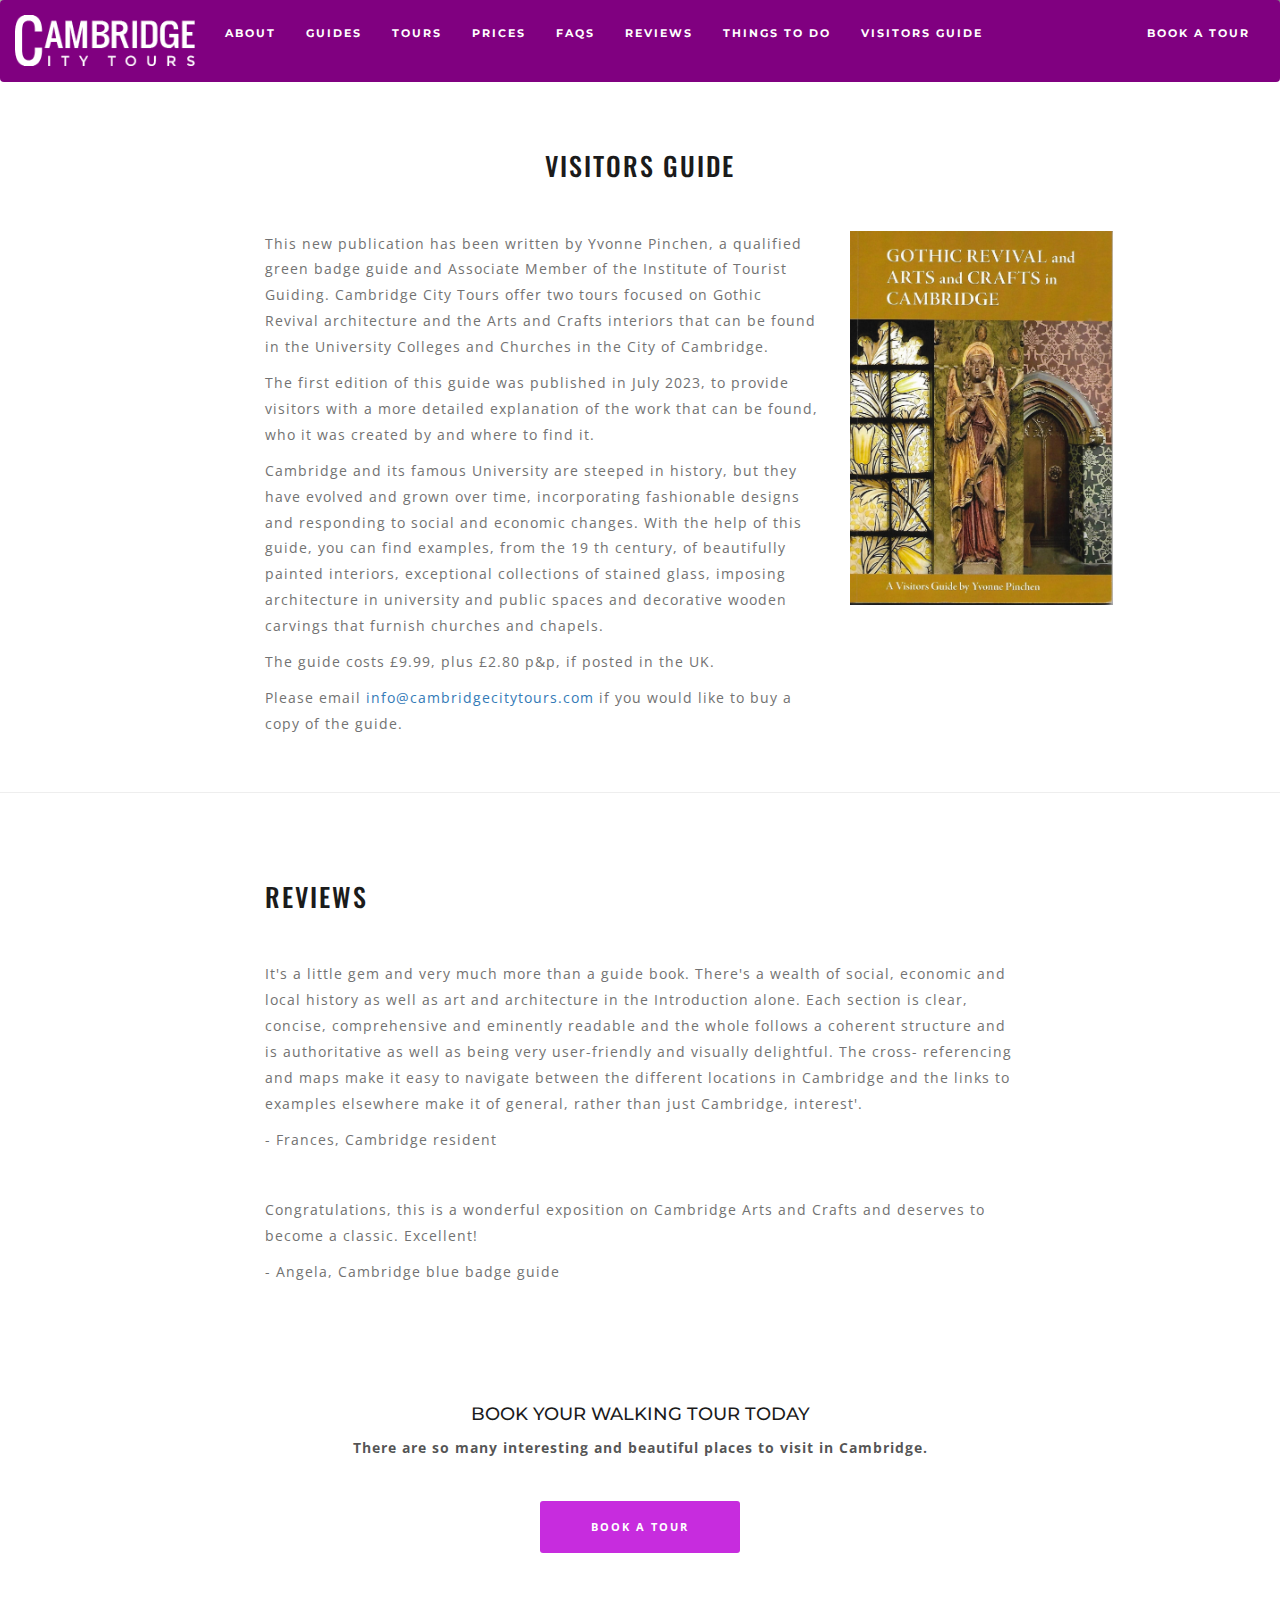
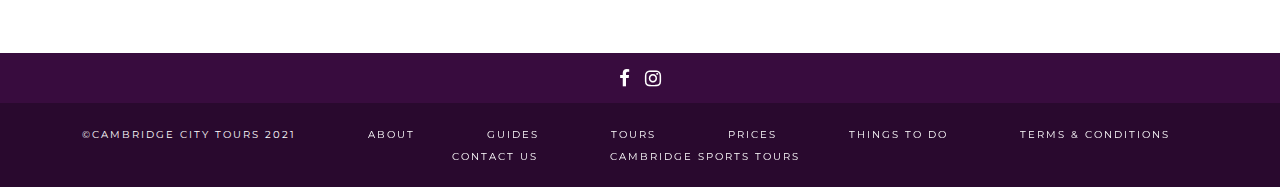
<file: visitors-guide.html>
<!DOCTYPE html>
<html lang="en">
  <head>
    <meta charset="utf-8" />
    <meta name="viewport" content="width=device-width, initial-scale=1" />
    <title>Visitors Guide | Cambridge City Tours</title>
    <meta
      name="description"
      content="Visitors guide publication available about Gothic Revival architecture and the Arts and Crafts in Cambridge."
    />
    <link
      href="https://maxcdn.bootstrapcdn.com/bootstrap/3.3.7/css/bootstrap.min.css"
      rel="stylesheet"
      integrity="sha384-BVYiiSIFeK1dGmJRAkycuHAHRg32OmUcww7on3RYdg4Va+PmSTsz/K68vbdEjh4u"
      crossorigin="anonymous"
    />
    <link
      href="https://fonts.googleapis.com/css?family=Montserrat|Open+Sans|Oswald"
      rel="stylesheet"
    />
    <link
      href="https://maxcdn.bootstrapcdn.com/font-awesome/4.7.0/css/font-awesome.min.css"
      rel="stylesheet"
      integrity="sha384-wvfXpqpZZVQGK6TAh5PVlGOfQNHSoD2xbE+QkPxCAFlNEevoEH3Sl0sibVcOQVnN"
      crossorigin="anonymous"
    />
    <link rel="stylesheet" href="assets/css/styles.css" />
    <link rel="stylesheet" href="assets/css/overridebs.css" />
    <link rel="icon" type="image/x-icon" href="favicon.ico" />
    <!-- Global site tag (gtag.js) - Google Analytics -->
    <script
      async
      src="https://www.googletagmanager.com/gtag/js?id=UA-158041812-1"
    ></script>
    <script>
      window.dataLayer = window.dataLayer || [];
      function gtag() {
        dataLayer.push(arguments);
      }
      gtag("js", new Date());

      gtag("config", "UA-158041812-1");
    </script>
  </head>
  <body>
    <div class="js-wrapper arrow center" id="tours_hero">
      <nav class="navbar navbar-default">
        <div class="container-fluid">
          <div class="navbar-header">
            <button
              type="button"
              class="navbar-toggle collapsed"
              data-toggle="collapse"
              data-target="#bs-example-navbar-collapse-1"
              aria-expanded="false"
            >
              <span class="sr-only">Toggle navigation</span>
              <span class="icon-bar"></span>
              <span class="icon-bar"></span>
              <span class="icon-bar"></span>
            </button>
            <a class="navbar-brand" href="/"
              ><img src="./assets/images/logo.png" alt="logo"
            /></a>
          </div>
          <div
            class="collapse navbar-collapse"
            id="bs-example-navbar-collapse-1"
          >
            <ul class="nav navbar-nav nav-padding">
              <li><a href="/about">About</a></li>
              <li><a href="/guides">Guides</a></li>
              <li><a href="/cambridge-walking-tours">Tours</a></li>
              <li><a href="/prices">Prices</a></li>
              <li><a href="/faqs">FAQS</a></li>
              <li><a href="/testimonials">Reviews</a></li>
              <li>
                <a href="./things-to-do-in-cambridge">Things to do</a>
              </li>
              <li><a href="./visitors-guide">Visitors Guide</a></li>
            </ul>
            <ul class="nav navbar-nav navbar-right">
              <li><a href="/contact" id="book_link">Book a tour</a></li>
            </ul>
          </div>
        </div>
      </nav>
    </div>

    <div class="container">
      <div class="row">
        <div class="col-xs-12">
          <div class="title-wrapper center" id="test">
            <h1>Visitors Guide</h1>
          </div>
        </div>
      </div>
    </div>

    <div class="container margin-bottom-45">
      <div class="row">
        <div class="col-xs-10 col-xs-offset-1 col-md-6 col-md-offset-2">
          <p>
            This new publication has been written by Yvonne Pinchen, a qualified
            green badge guide and Associate Member of the Institute of Tourist
            Guiding. Cambridge City Tours offer two tours focused on Gothic
            Revival architecture and the Arts and Crafts interiors that can be
            found in the University Colleges and Churches in the City of
            Cambridge.
          </p>
          <p>
            The first edition of this guide was published in July 2023, to
            provide visitors with a more detailed explanation of the work that
            can be found, who it was created by and where to find it.
          </p>
          <p>
            Cambridge and its famous University are steeped in history, but they
            have evolved and grown over time, incorporating fashionable designs
            and responding to social and economic changes. With the help of this
            guide, you can find examples, from the 19 th century, of beautifully
            painted interiors, exceptional collections of stained glass,
            imposing architecture in university and public spaces and decorative
            wooden carvings that furnish churches and chapels.
          </p>
          <p>The guide costs £9.99, plus £2.80 p&amp;p, if posted in the UK.</p>
          <p>
            Please email
            <a href="mailto:info@cambridgecitytours.com"
              >info@cambridgecitytours.com</a
            >
            if you would like to buy a copy of the guide.
          </p>
        </div>
        <div class="col-xs-10 col-xs-offset-1 col-md-3 col-md-offset-0">
          <img
            src="./assets/images/book-cover-min.jpg"
            alt="Gothic Revival architecture and the Arts and Crafts interiors book"
          />
        </div>
      </div>
    </div>
    <hr />
    <div class="container">
      <div class="row">
        <div class="col-xs-10 col-xs-offset-1 col-md-8 col-md-offset-2">
          <div class="title-wrapper" id="test">
            <h1>Reviews</h1>
          </div>
        </div>
      </div>
    </div>
    <div class="container margin-bottom-45">
      <div class="row">
        <div class="col-xs-10 col-xs-offset-1 col-md-8 col-md-offset-2">
          <p>
            It's a little gem and very much more than a guide book. There's a
            wealth of social, economic and local history as well as art and
            architecture in the Introduction alone. Each section is clear,
            concise, comprehensive and eminently readable and the whole follows
            a coherent structure and is authoritative as well as being very
            user-friendly and visually delightful. The cross- referencing and
            maps make it easy to navigate between the different locations in
            Cambridge and the links to examples elsewhere make it of general,
            rather than just Cambridge, interest'.
          </p>
          <p class="margin-bottom-45">- Frances, Cambridge resident</p>
          <p>
            Congratulations, this is a wonderful exposition on Cambridge Arts
            and Crafts and deserves to become a classic. Excellent!
          </p>
          <p>- Angela, Cambridge blue badge guide</p>
        </div>
      </div>
    </div>

    <div class="container-fluid booking-section-white center">
      <h2>Book your walking tour today</h2>
      <p class="subtitle">
        There are so many interesting and beautiful places to visit in
        Cambridge.
      </p>
      <a class="btn-pink" href="/contact">Book a Tour</a>
    </div>

    <div class="double-footer">
      <footer class="social-footer" id="footer">
        <div class="social-footer-container">
          <ul class="social-footer-ul">
            <li>
              <a
                href="https://www.facebook.com/visitcambridgecitytours/"
                target="_blank"
                ><i class="fa fa-facebook fa-lg" aria-hidden="true"></i
              ></a>
            </li>
            <li>
              <a
                href="https://www.instagram.com/cambridgecitytours/"
                target="_blank"
                ><i class="fa fa-instagram fa-lg" aria-hidden="true"></i
              ></a>
            </li>
          </ul>
        </div>
      </footer>

      <footer class="footer">
        <div class="footer-frame">
          <ul class="footer-ul">
            <li id="astyling">&copy;Cambridge City Tours 2021</li>
            <li><a href="/about">About</a></li>
            <li><a href="/guides">Guides</a></li>
            <li><a href="/cambridge-walking-tours">Tours</a></li>
            <li><a href="/prices.html">Prices</a></li>
            <li><a href="/things-to-do-in-cambridge">Things to do</a></li>
            <li><a href="/terms-conditions">Terms &amp; Conditions </a></li>
            <li><a href="/contact">Contact Us</a></li>
            <li>
              <a href="https://www.cambridgesportstours.co.uk" target="_blank"
                >Cambridge Sports Tours</a
              >
            </li>
          </ul>
        </div>
      </footer>
    </div>
  </body>
  <script
    src="https://code.jquery.com/jquery-3.1.1.min.js"
    integrity="sha256-hVVnYaiADRTO2PzUGmuLJr8BLUSjGIZsDYGmIJLv2b8="
    crossorigin="anonymous"
  ></script>
  <script
    src="https://maxcdn.bootstrapcdn.com/bootstrap/3.3.7/js/bootstrap.min.js"
    integrity="sha384-Tc5IQib027qvyjSMfHjOMaLkfuWVxZxUPnCJA7l2mCWNIpG9mGCD8wGNIcPD7Txa"
    crossorigin="anonymous"
  ></script>
  <script src="assets/js/matchHeight.min.js" type="text/javascript"></script>
  <script src="assets/js/main.js"></script>
  <script src="assets/js/tours.js"></script>
</html>
</file>
<file: assets/css/styles.css>
html {
  background-color: #29092e;
}

body {
  background-color: #fff;
}

h1,
h2,
h3,
h4 {
  color: rgb(27, 27, 27);
}

p {
  font-family: "Open Sans", sans-serif;
  font-size: 14px;
  color: #727272;
  letter-spacing: 1px;
  line-height: 1.85;
}

a {
  text-decoration: none;
}

a:focus,
a:hover,
a:active {
  text-decoration: none;
}

h1,
.h1style {
  font-family: "Oswald", sans-serif;
  font-size: 26px;
  text-transform: uppercase;
  letter-spacing: 2px;
}

h2 {
  font-family: "Montserrat", sans-serif;
  font-size: 18px;
  text-transform: uppercase;
}

h3 {
  font-family: "Montserrat", sans-serif;
  font-size: 16px;
  text-transform: uppercase;
}

h4 {
  font-family: "Montserrat", sans-serif;
  font-size: 12px;
}
h5 {
  font-family: "Montserrat", sans-serif;
  font-size: 18px;
}

img {
  width: 100%;
}

table {
  margin: 0 auto;
  width: 200px;
  margin-bottom: 10px;
}

td {
  font-size: 20px;
  font-weight: 600;
  font-family: "Open Sans", sans-serif;
  letter-spacing: 0;
  line-height: 1.85;
}

/*Positioning*/
.center {
  text-align: center;
}

.right {
  text-align: right;
}

.justify {
  text-align: justify;
}

.margin-bottom-70 {
  margin-bottom: 70px;
}

.margin-bottom-45 {
  margin-bottom: 45px;
}

.margin-bottom-10 {
  margin-bottom: 10px;
}

/* Little triangle */

.arrow {
  position: relative;
}

.arrow:before {
  position: absolute;
  width: 50%;
  left: 0;
  bottom: 0;
  border-bottom: 15px solid #ffffff;
  border-right: 15px solid transparent;
  display: block;
  content: "";
}

.arrow:after {
  position: absolute;
  left: 50%;
  right: 0;
  bottom: 0;
  border-bottom: 15px solid #ffffff;
  border-left: 15px solid transparent;
  display: block;
  content: "";
}

/*dividers*/

.divider {
  border-bottom: 2px solid rgba(242, 242, 242, 1);
  width: 5%;
  margin: 70px auto;
}

.divider-50px {
  border-bottom: 2px solid rgba(242, 242, 242, 1);
  width: 5%;
  margin: 50px auto;
}

#divider-contact {
  border-bottom: 2px solid rgba(242, 242, 242, 1);
  width: 5%;
  margin: 0 auto 50px;
}

.divider-testimonials {
  border-bottom: 2px solid rgba(242, 242, 242, 1);
  width: 5%;
  margin: 25px auto;
}

/*Button*/

.btn-pink {
  font-family: "Open Sans", sans-serif;
  font-weight: normal;
  color: #ffffff;
  font-size: 11px;
  border-radius: 3px;
  background-color: rgba(199, 44, 222, 1);
  padding: 18px 30px;
  border: none;
  letter-spacing: 2px;
  text-transform: uppercase;
  font-weight: bold;
  margin: 40px auto 10px;
  display: block;
  width: 70%;
  max-width: 200px;
}

.btn-pink:hover {
  background-color: rgba(199, 44, 222, 0.8);
  color: #ffffff;
  cursor: pointer;
}

.btn-pink:active,
.btn-pink:focus {
  outline: none;
  border: none;
  color: #ffffff;
  background-color: rgba(199, 44, 222, 0.8);
}

.btn-pink:visited {
  background-color: rgba(199, 44, 222, 1);
  color: #ffffff;
}

#homepage_btn {
  padding: 18px 20px;
}

/*Hero images*/

.opacity {
  opacity: 0.8;
  transition: ease-in-out 0.3s;
}

.hero-image {
  width: 100%;
  margin: 0;
  padding: 0;
  background-size: cover;
  position: relative;
  overflow: hidden;
  top: -50px;
  z-index: 0;
}

#homepage_hero {
  background: linear-gradient(rgba(0, 0, 0, 0.3), rgba(0, 0, 0, 0)),
    url("../images/kings_chapel.jpg") center center;
  background-size: cover;
  position: relative;
  top: 0;
  right: 0;
}

#about_hero {
  background: linear-gradient(rgba(0, 0, 0, 0.2), rgba(0, 0, 0, 0)),
    url("../images/river-darwin.jpg") center center;
  background-size: cover;
}

#guides_hero {
  background: linear-gradient(rgba(0, 0, 0, 0.2), rgba(0, 0, 0, 0)),
    url("../images/the_river.jpg") center center;
  background-size: cover;
}

#things_to_do_hero {
  background: linear-gradient(rgba(0, 0, 0, 0.2), rgba(0, 0, 0, 0)),
    url("../images/things_to_do/things_to_do_banner.JPG") center center;
  background-size: cover;
}

#prices {
  background: linear-gradient(rgba(0, 0, 0, 0.2), rgba(0, 0, 0, 0)),
    url("../images/st-johns-entrance.jpg") center center;
  background-size: cover;
}

#faq_hero {
  background: linear-gradient(rgba(0, 0, 0, 0.2), rgba(0, 0, 0, 0)),
    url("../images/corpus-christi-small.jpg") center center;
  background-size: cover;
}

#tours_hero {
  background: linear-gradient(rgba(0, 0, 0, 0.2), rgba(0, 0, 0, 0.1)),
    url("../images/senate-house-(small).jpg") center center;
  background-size: cover;
}

#testimonial_hero {
  background: linear-gradient(rgba(0, 0, 0, 0.2), rgba(0, 0, 0, 0.1)),
    url("../images/parker-library.jpg") center center;
  background-size: cover;
}

#contact_hero {
  background: linear-gradient(rgba(0, 0, 0, 0.2), rgba(0, 0, 0, 0.1)),
    url("../images/apple-tree.jpg") center center;
  background-size: cover;
}

#terms_hero {
  background: linear-gradient(rgba(0, 0, 0, 0.2), rgba(0, 0, 0, 0.1)),
    url("../images/trinity-courtyard.jpg") center center;
  background-size: cover;
}

/*Homepage*/
#homepage_hero h1,
#homepage_hero p {
  color: #ffffff;
}

#homepage_hero h1 {
  font-size: 29px;
  letter-spacing: 5px;
  padding-top: 10px;
}

.text-wrapper {
  margin-top: 140px;
  margin-bottom: 140px;
}

/* 'Good-To-Go' styling*/

/* Desktop Only*/
.good-to-go-desktop {
  max-width: 200px;
  position: absolute;
  right: 30px;
  bottom: 30px;
  background-color: #ffffff;
  border-radius: 150px;
}

.good-to-go-mobile {
  display: none;
}

/* Mobile Only*/
@media only screen and (max-width: 850px) {
  .good-to-go-desktop {
    display: none;
  }
}

@media only screen and (max-width: 850px) {
  .good-to-go-mobile {
    position: relative;
    display: block;
    margin: 45px auto;
    max-width: 180px;
    background-color: #ffffff;
    border-radius: 150px;
  }
}

.good-to-go-hide {
  display: none;
  transition: ease-in-out 0.3s;
}

/*Title styling*/
.title-wrapper {
  margin-top: 70px;
  margin-bottom: 50px;
}

/* Subtitle styling*/
.subtitle {
  color: rgba(27, 27, 27, 0.75);
  letter-spacing: 1px;
  font-weight: bolder;
}

#contact_subtitle {
  width: 60%;
  margin: 0 auto;
}

/*Booking section*/

.booking-section {
  background-color: rgba(242, 242, 242, 0.5);
  padding: 50px;
  margin-top: 100px;
}

.booking-section-white {
  background-color: #ffffff;
  padding: 45px;
  margin: 45px;
}

.captcha {
  margin-top: 15px;
}

/*About*/

.green-badge-logo {
  max-width: 68%;
}

@media screen and (max-width: 767px) {
  .green-badge-logo {
    max-width: 20%;
    margin-left: 40%;
  }
}

/*Things to Do in Cambridge*/

.thingstodo-img {
  width: 400px;
  border-radius: 200px;
  display: block;
  margin: 0 auto;
}

/*faqs*/
.panel-default > .panel-heading {
  background: #ffffff;
  position: relative;
}

.panel,
.panel-group .panel-heading + .panel-collapse > .panel-body {
  border: none;
  background: #ffffff;
}

.panel {
  box-shadow: none;
}

.panel-group .panel + .panel {
  margin-top: 10px;
}

.fa-chevron-down {
  position: absolute;
  top: 50%;
  transform: translateY(-50%);
  right: 0;
}

.rotate {
  -moz-transition: all 0.2s linear;
  -webkit-transition: all 0.2s linear;
  transition: all 0.2s linear;
}

.rotate.down {
  -ms-transform: rotate(-180deg);
  -moz-transform: rotate(-180deg);
  -webkit-transform: rotate(-180deg);
  transform: rotate(-180deg);
}

@media screen and (max-width: 768px) {
  .panel-group h4 {
    font-size: 12px;
  }
  .panel-group p {
    font-size: 12px;
  }
}

@media screen and (max-width: 610px) {
  .panel-group h4 {
    font-size: 10px;
  }

  .panel-group p {
    font-size: 9px;
  }
}

/*Prices*/

.priceContainer {
  margin: 0 auto;
  width: 65vw;
}

.priceContainer h1:first-of-type {
  text-align: center;
}

.priceTable {
  width: 100%;
  margin: 0;
}

tr td:first-of-type {
  padding-right: 4px;
}

td:nth-child(2),
td:nth-child(3),
td:nth-child(4) {
  padding-left: 12px;
}

@media screen and (max-width: 780px) {
  .priceContainer {
    width: 75vw;
  }
  .priceTable tr td {
    font-size: 14px;
  }
}

@media screen and (max-width: 515px) {
  .priceContainer {
    width: 80vw;
  }
  .priceTable tr td {
    font-size: 10px;
  }
}

@media screen and (max-width: 515px) {
  .priceContainer {
    width: 90vw;
  }
}

.priceTable tr:nth-of-type(5) td:first-of-type {
  max-width: 520px;
}

/*Tours styling*/

.line-through-price {
  text-decoration: line-through;
  font-size: 20px;
  margin-bottom: 5px;
  font-family: "montserrat", sans-serif;
  color: #e6e6e6;
  letter-spacing: -0.02em;
  margin-bottom: 0;
  line-height: 20px;
}

.line-through-time {
  text-decoration: line-through;
  background-color: #e6e6e6;
  border-radius: 10px;
  color: #fff;
  font-size: 12px;
  letter-spacing: 2px;
  padding: 2px 8px;
  display: inline-block;
  margin-bottom: 0;
}

.borders-purple {
  border-top: 2px solid #721980;
  border-bottom: 2px solid #721980;
  padding: 16px 0;
}

.bottom-border-purple {
  border-bottom: 2px solid #721980;
  width: 50%;
  margin: 20px auto;
}

.h2-padding {
  padding: 10px 0 0;
}

.price-purple {
  color: #721980;
  font-weight: bold;
}

.container-padding {
  padding-left: 120px;
  padding-right: 120px;
}

.white-borders {
  border-left: 2px solid #ffffff;
  border-right: 2px solid #ffffff;
}

.background-grey {
  background: #f7f7f7;
}

.remove-side-padding {
  padding-left: 0;
  padding-right: 0;
}

.sites-text {
  padding: 0 60px 15px;
}

.tour-row {
  box-shadow: 0 0 4px 0 rgba(0, 0, 0, 0.15);
  display: flex;
  border-radius: 5px;
  align-items: center;
  margin-bottom: 48px;
}

.tour-row .time {
  background-color: #1b1b1b;
  border-radius: 10px;
  color: #fff;
  font-size: 12px;
  letter-spacing: 2px;
  padding: 2px 8px;
  display: inline-block;
  margin-bottom: 0;
}

.tour-row img {
  max-width: 40%;
  border-radius: 5px 0 0 5px;
}

.tour-row.reverse img {
  border-radius: 0 5px 5px 0;
}

.tour-row h2 {
  font-size: 28px;
  margin-bottom: 24px;
}

.tour-row__text {
  padding: 20px 40px;
}

.tour-row .price {
  font-size: 20px;
  margin-bottom: 5px;
  font-weight: bold;
  font-family: "montserrat", sans-serif;
  color: #1b1b1b;
  letter-spacing: -0.02em;
  margin-bottom: 0;
  line-height: 20px;
}

@media screen and (max-width: 992px) {
  .container-padding {
    padding-left: 50px;
    padding-right: 50px;
  }
  .h2-padding {
    font-size: 12px;
  }
  .sites-p {
    font-size: 12px;
  }

  .sites-text {
    padding: 0 40px 40px;
  }
}

@media screen and (max-width: 767px) {
  .tour-row {
    flex-direction: column;
  }

  .tour-row.reverse {
    flex-flow: wrap-reverse;
  }

  .tour-row img {
    max-width: 100%;
    border-radius: 5px 5px 0 0;
  }

  .tour-row.reverse img {
    border-radius: 5px 5px 0 0;
  }

  .tour-row h2 {
    font-size: 18px;
  }

  .tour-row__text {
    padding: 20px;
  }
  .tour-row .price {
    font-size: 18px;
    margin-top: 24px;
  }
}

/*testimonial styling*/

.wrapper {
  width: 100%;
  /*  max-width: 98%;*/
  margin: 0 auto;
  overflow: hidden;
}

.sidebar-right {
  background: #f7f7f7;
  width: 33.333%;
  float: right;
  padding: 30px 50px;
}

.sidebar-right h2 {
  margin-bottom: 20px;
}

.sidebar-right button {
  margin-bottom: 25px;
  display: block;
  width: 100%;
}

.content {
  padding: 10px;
  width: 66.666%;
  padding-right: 1.5em;
  float: left;
}

@media screen and (max-width: 768px) {
  .content {
    width: 100%;
  }

  .sidebar-right {
    display: block;
    width: 100%;
  }
}

/*Footer*/
.double-footer {
  position: relative;
}

.social-footer {
  padding: 10px;
  background: #380c3e;
  color: #ffffff;
}

.social-footer-ul {
  padding: 0;
  list-style: none;
  text-align: center;
  margin-top: 5px;
  margin-bottom: 5px;
}

.social-footer-ul li {
  margin-right: 6px;
  margin-left: 6px;
  display: inline-block;
}

.footer {
  background: #29092e;
  color: #ffffff;
  padding: 20px 15px;
}

.footer a,
#astyling {
  font-family: "Montserrat", sans-serif;
  text-transform: uppercase;
  font-weight: normal;
  letter-spacing: 2px;
  font-size: 10px;
  line-height: 20px;
}

.footer-frame {
  margin: auto;
}

.footer-ul {
  text-align: center;
  list-style: none;
  margin: auto;
}

.footer-ul li {
  list-style: none;
  color: #ffffff;
  margin-right: 68px;
  display: inline-block;
}

.footer-ul a,
.social-footer-ul a {
  text-decoration: none;
  color: #ffffff;
  filter: opacity(1);
}

.footer-ul a:hover {
  filter: opacity(0.8);
}

@media screen and (max-width: 982px) {
  .footer-ul li {
    margin-right: 20px;
  }
}

@media screen and (max-width: 742px) {
  .footer-ul li {
    display: block;
    margin-right: 0;
  }

  .footer-ul {
    padding-left: 0;
  }
}

.offer {
  text-align: center;
  border: 1px solid #ddd;
  border-radius: 5px;
  padding: 40px;
  border-top: 3px solid #380c3e;
  border-bottom: 3px solid #380c3e;
  flex-direction: column;
  box-shadow: 0 0 4px 0 rgba(0, 0, 0, 0.15);
  display: flex;
  margin-bottom: 48px;
}

.offer h4 {
  font-size: 24px;
  margin-bottom: 24px;
}
.offer h5 {
  font-size: 18px;
  margin-bottom: 16px;
}

.offer p,
.offer li {
  font-size: 16px;
  letter-spacing: 0;
  color: #727272;
}

ul {
  margin-bottom: 40px;
}

.red {
  color: red;
}

.things-row {
  display: flex;
  align-items: center;
  margin-top: 24px;
}

.things-row.reverse {
  flex-direction: row-reverse;
}

@media screen and (max-width: 992px) {
  .things-row {
    flex-direction: column;
    margin-top: 48px;
  }
  .things-row.reverse {
    flex-direction: column;
  }
}
</file>
<file: assets/css/overridebs.css>
/*Navbar*/

.navbar {
  margin-bottom: 0;
  z-index: 1;
}

.navbar-default {
  background-color: purple;
  border: none;
  padding-bottom: 24px;
  width: 100%;
}

@media screen and (max-width: 767px) {
  .navbar-default {
    padding-bottom: 0;
  }
}

.navbar-collapse {
  border: none;
  margin-top: 8px;
  text-align: center;
}

.navbar-default .navbar-brand {
  color: #ffffff;
}

.navbar-default .navbar-nav > li > a {
  font-family: 'Montserrat', sans-serif;
  font-size: 11px;
  font-weight: bold;
  text-transform: uppercase;
  color: #ffffff;
  letter-spacing: 2px;
}

.navbar.navbar-default {
  border: 0;
  -webkit-box-shadow: none;
  box-shadow: none;
}

.navbar.navbar-default .navbar-collapse {
  border: 0;
  -webkit-box-shadow: none;
  box-shadow: none;
}

.navbar-brand img {
  max-width: 180px;
  transition: ease-in-out 0.5s;
}

.navbar-default .navbar-nav > li > a:focus,
.navbar-default .navbar-nav > li > a:hover {
  color: #ffffff;
  filter: opacity(0.5);
}

#book_link:hover {
  color: rgb(199, 44, 222);
  filter: opacity(1);
}

@media screen and (max-width: 767px) {
  .navbar-header,
  .navbar-brand {
    padding: 15px;
    text-align: center;
    width: 100%;
    float: none;
  }

  .navbar-nav > li > a {
    padding-top: 8px;
    padding-bottom: 8px;
    line-height: 12px;
  }

  .navbar-toggle {
    margin-right: 0;
  }

  .container-fluid > .navbar-header {
    margin-right: 0;
    margin-left: 0;
  }

  .navbar-toggle {
    margin-top: 0;
  }

  .navbar-brand img {
    display: inline-block;
    max-width: 127px;
  }
}

.navbar-default .navbar-toggle .icon-bar {
  background-color: #ffffff;
}

.navbar-default .navbar-toggle:focus,
.navbar-default .navbar-toggle:hover {
  background-color: rgba(199, 44, 222, 1);
  border: 1px solid rgba(199, 44, 222, 1);
}

/*blockquote*/

blockquote {
  border-left: none;
  font-family: 'Open Sans', sans-serif;
  font-size: 16px;
  color: rgba(114, 114, 114, 0.7);
  letter-spacing: 1px;
  line-height: 1.85;
  margin-bottom: 15px;
}

figcaption {
  margin: 0 20px;
  font-family: 'Open Sans', sans-serif;
  font-size: 12px;
  /*color: rgba(114, 114, 114, 1);*/
  color: rgb(27, 27, 27);
  letter-spacing: 1.6px;
  /*font-weight: bold;*/
  text-transform: uppercase;
}

.times-font {
  font-family: 'Times New Roman', Times, serif;
  font-size: 14px;
}

/*Contact form*/

label {
  font-family: 'Open Sans' sans-serif;
  font-size: 12px;
  color: #727272;
  letter-spacing: 1px;
  margin: 10px 0;
}

.form-control {
  border-radius: 0;
  -webkit-appearance: none;
  color: #727272;
  font-family: 'Open Sans' sans-serif;
  font-size: 12px;
  padding: 6px 12px;
  box-shadow: none;
}
</file>
